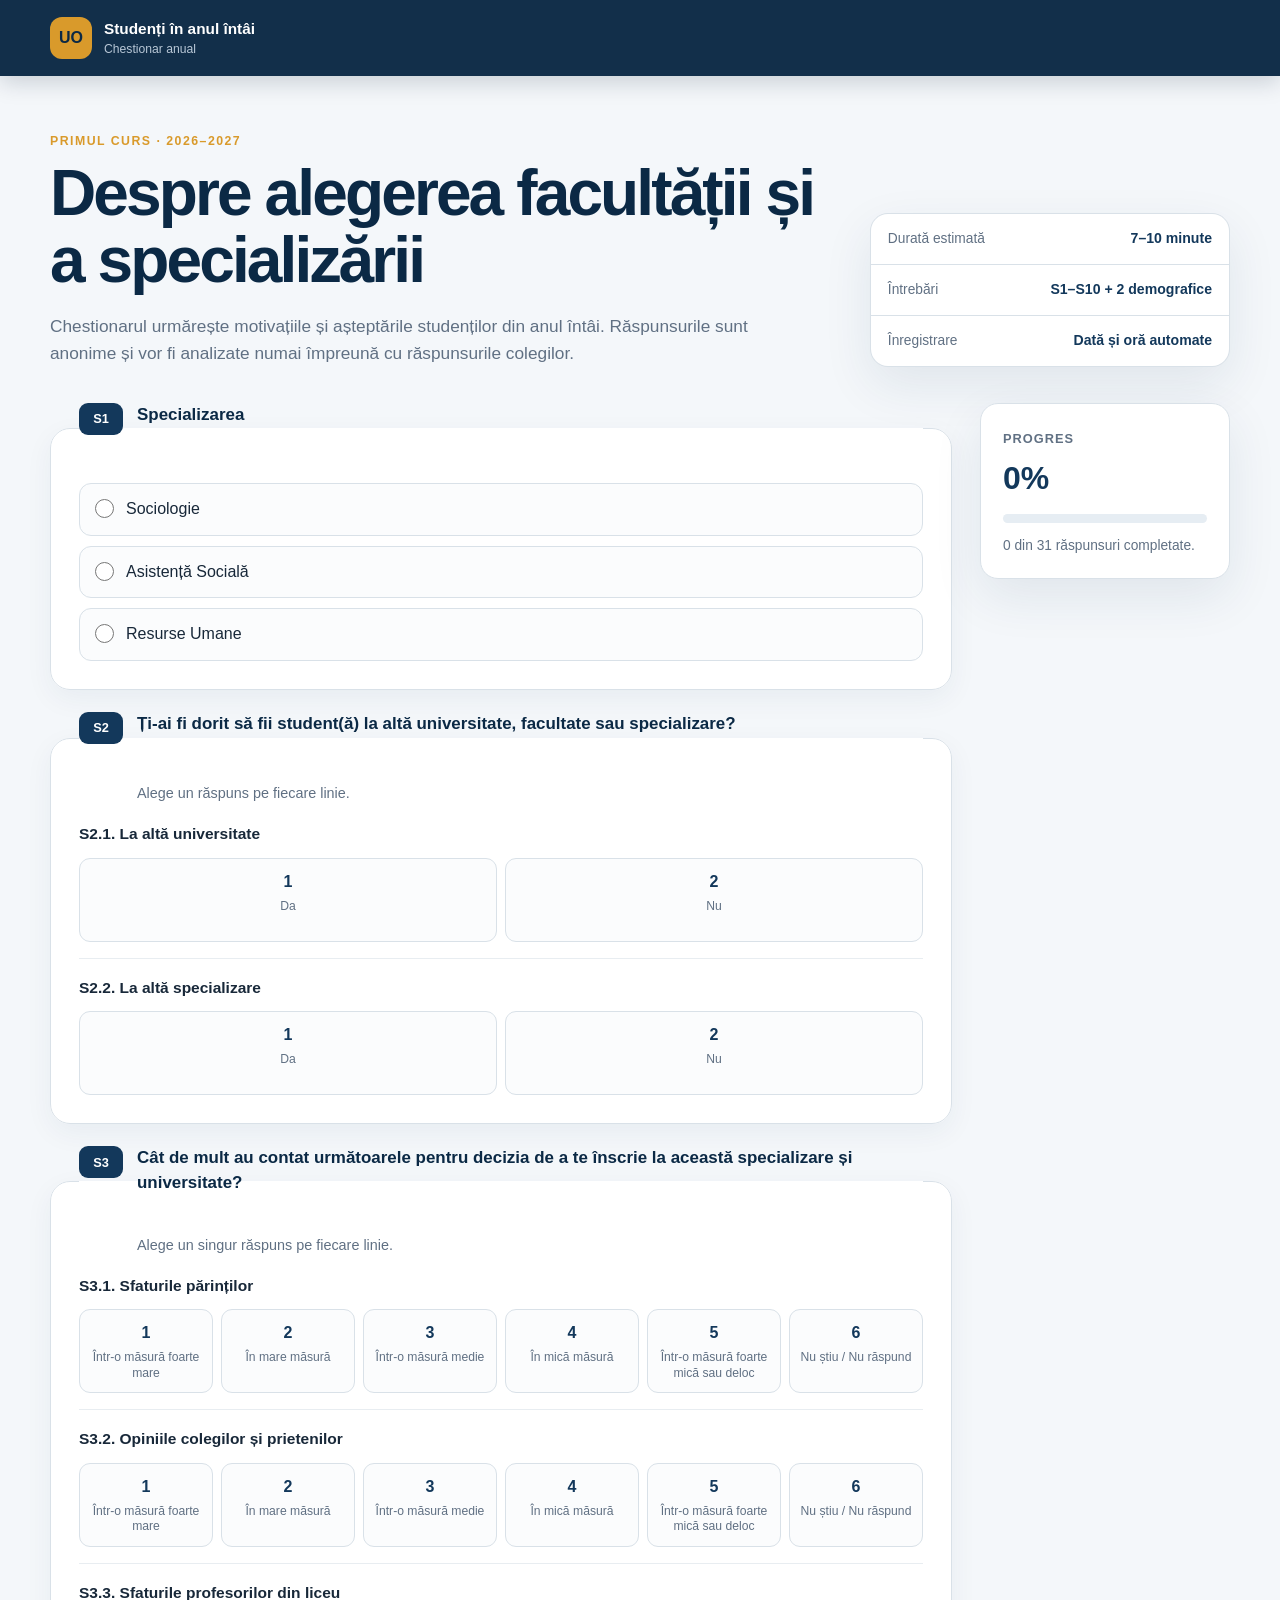
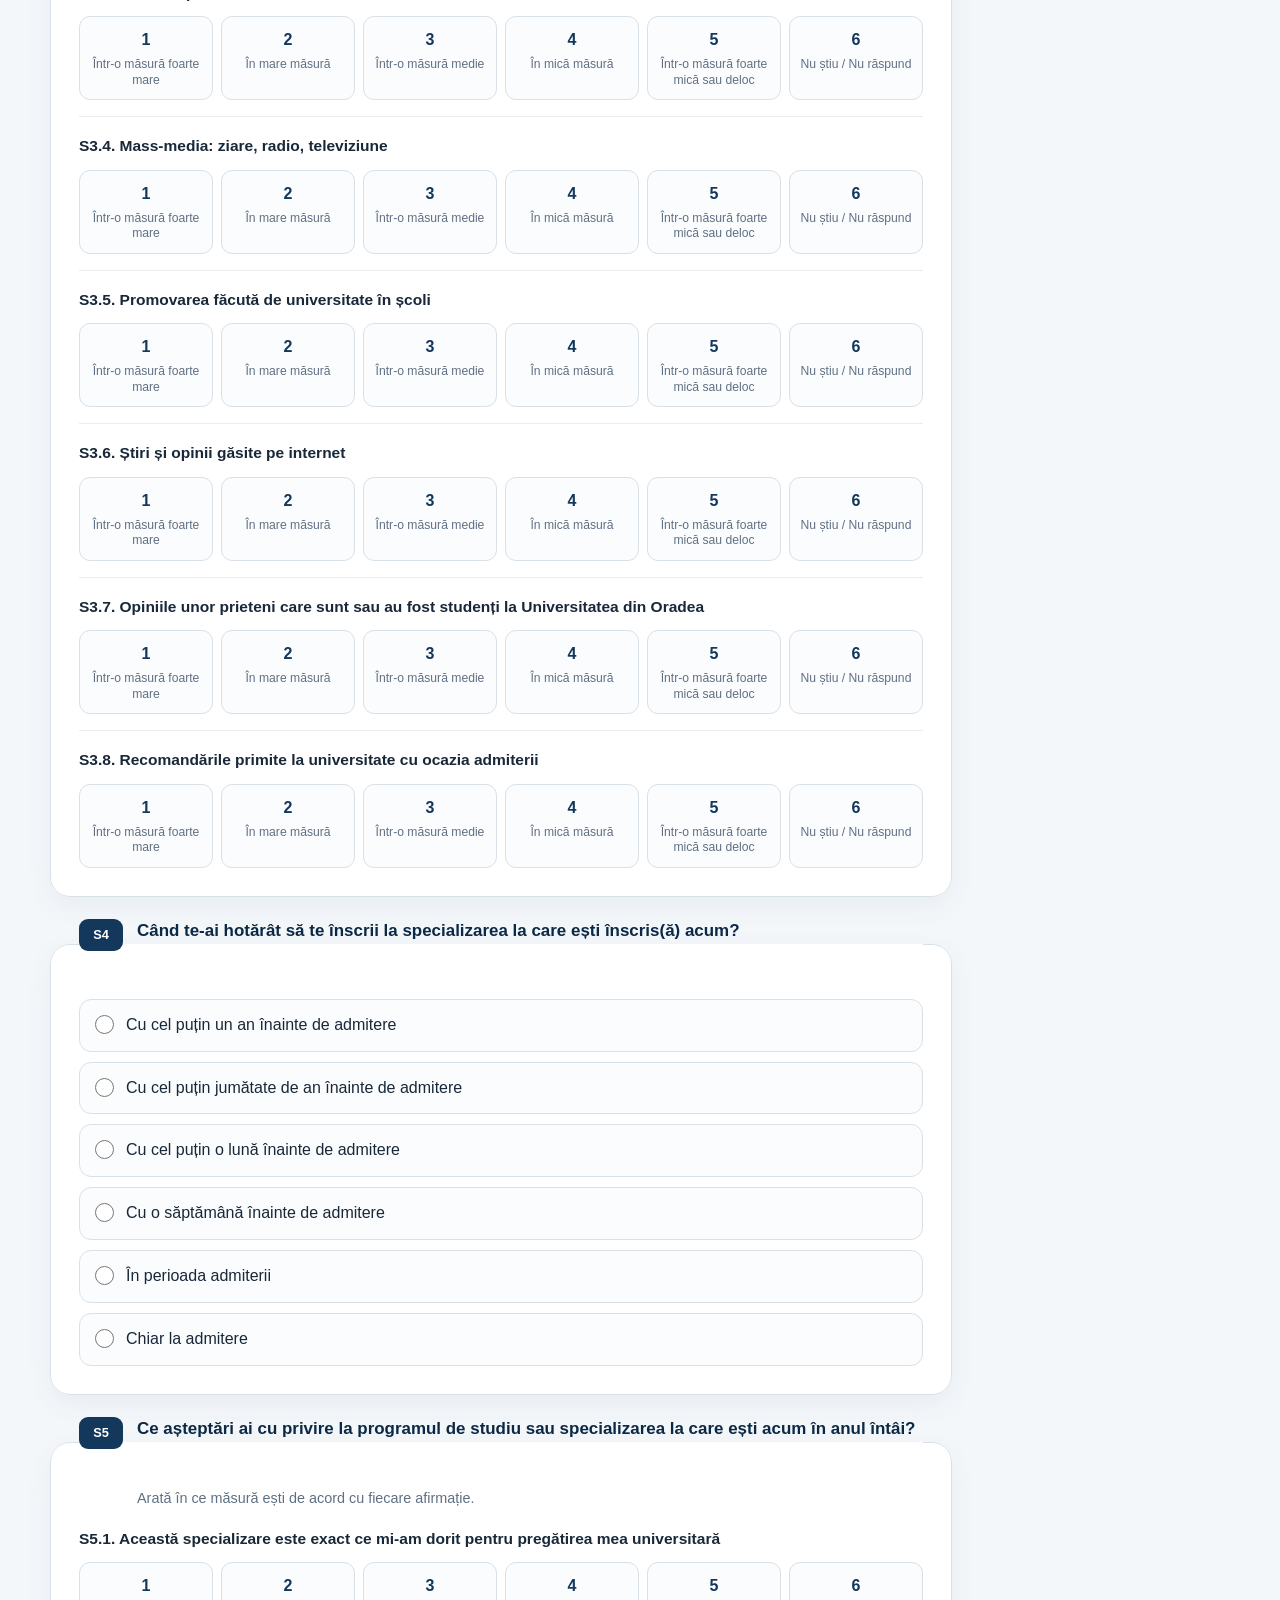
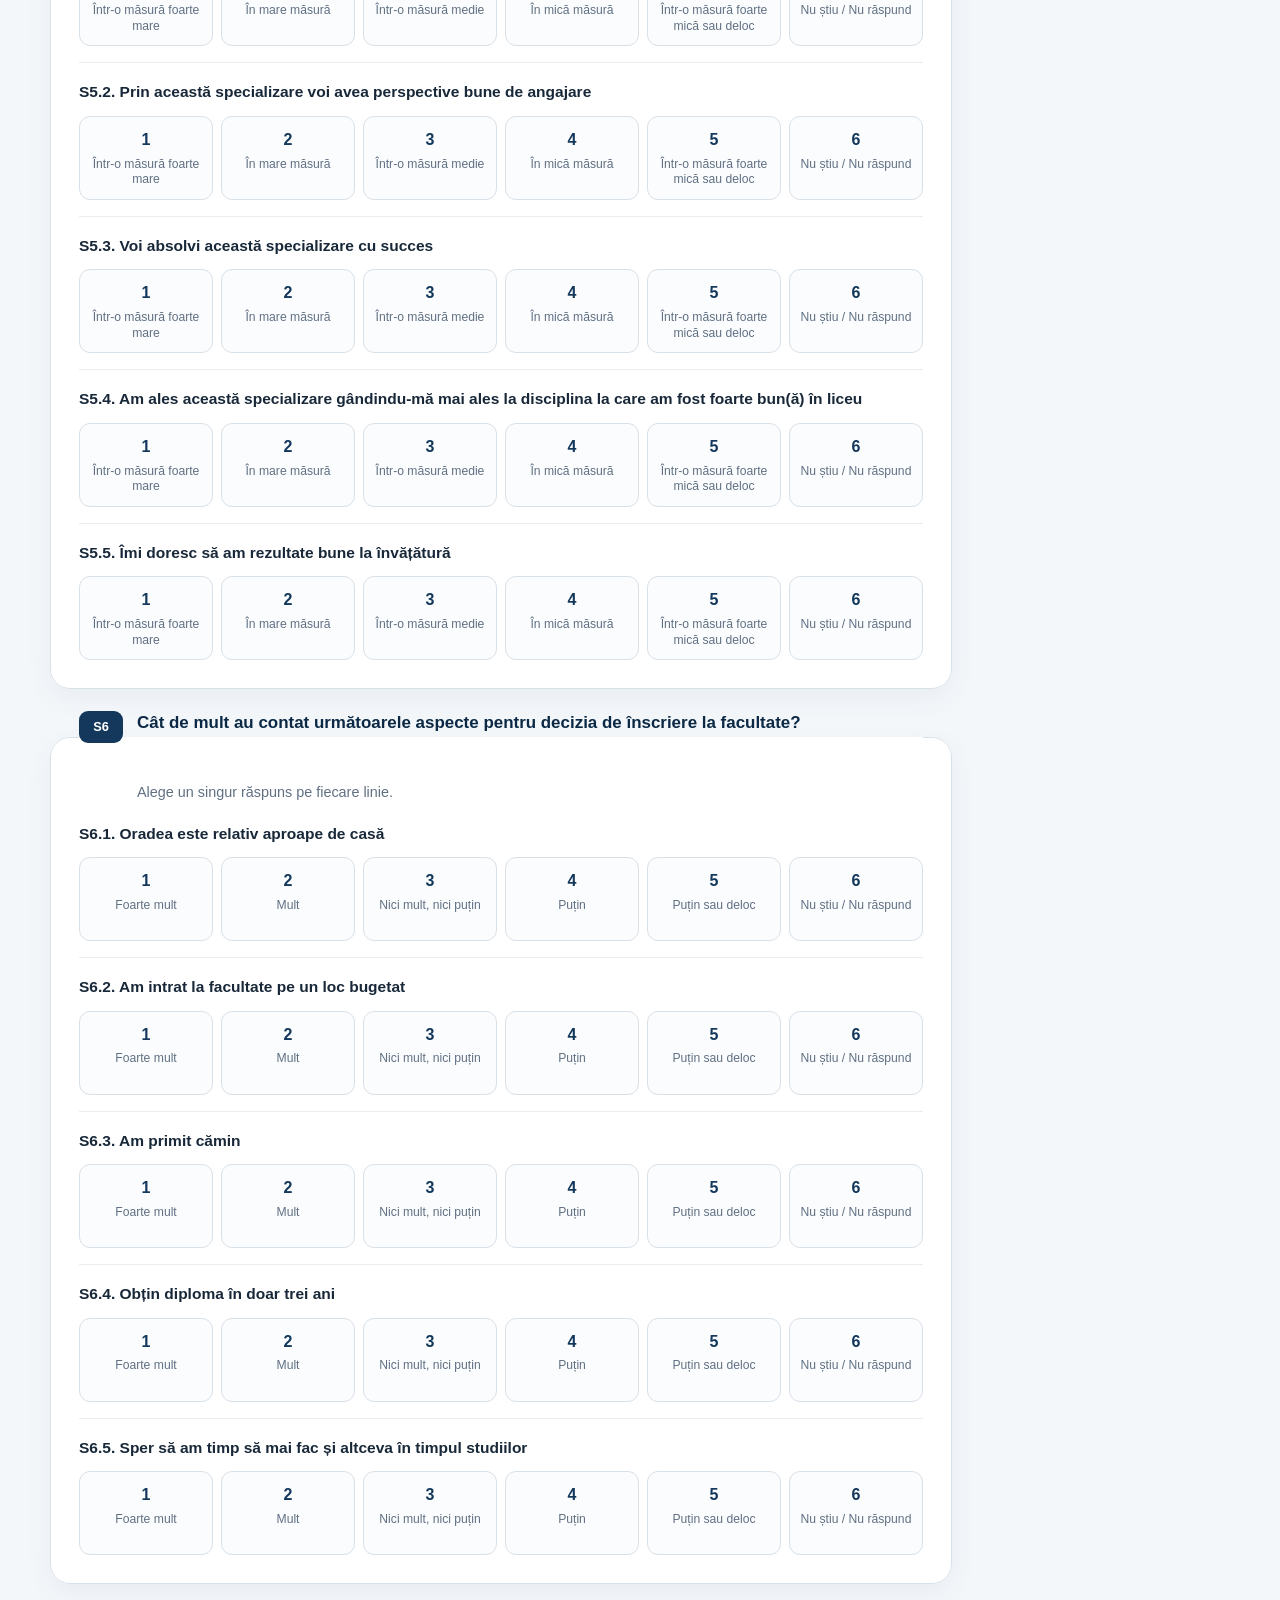
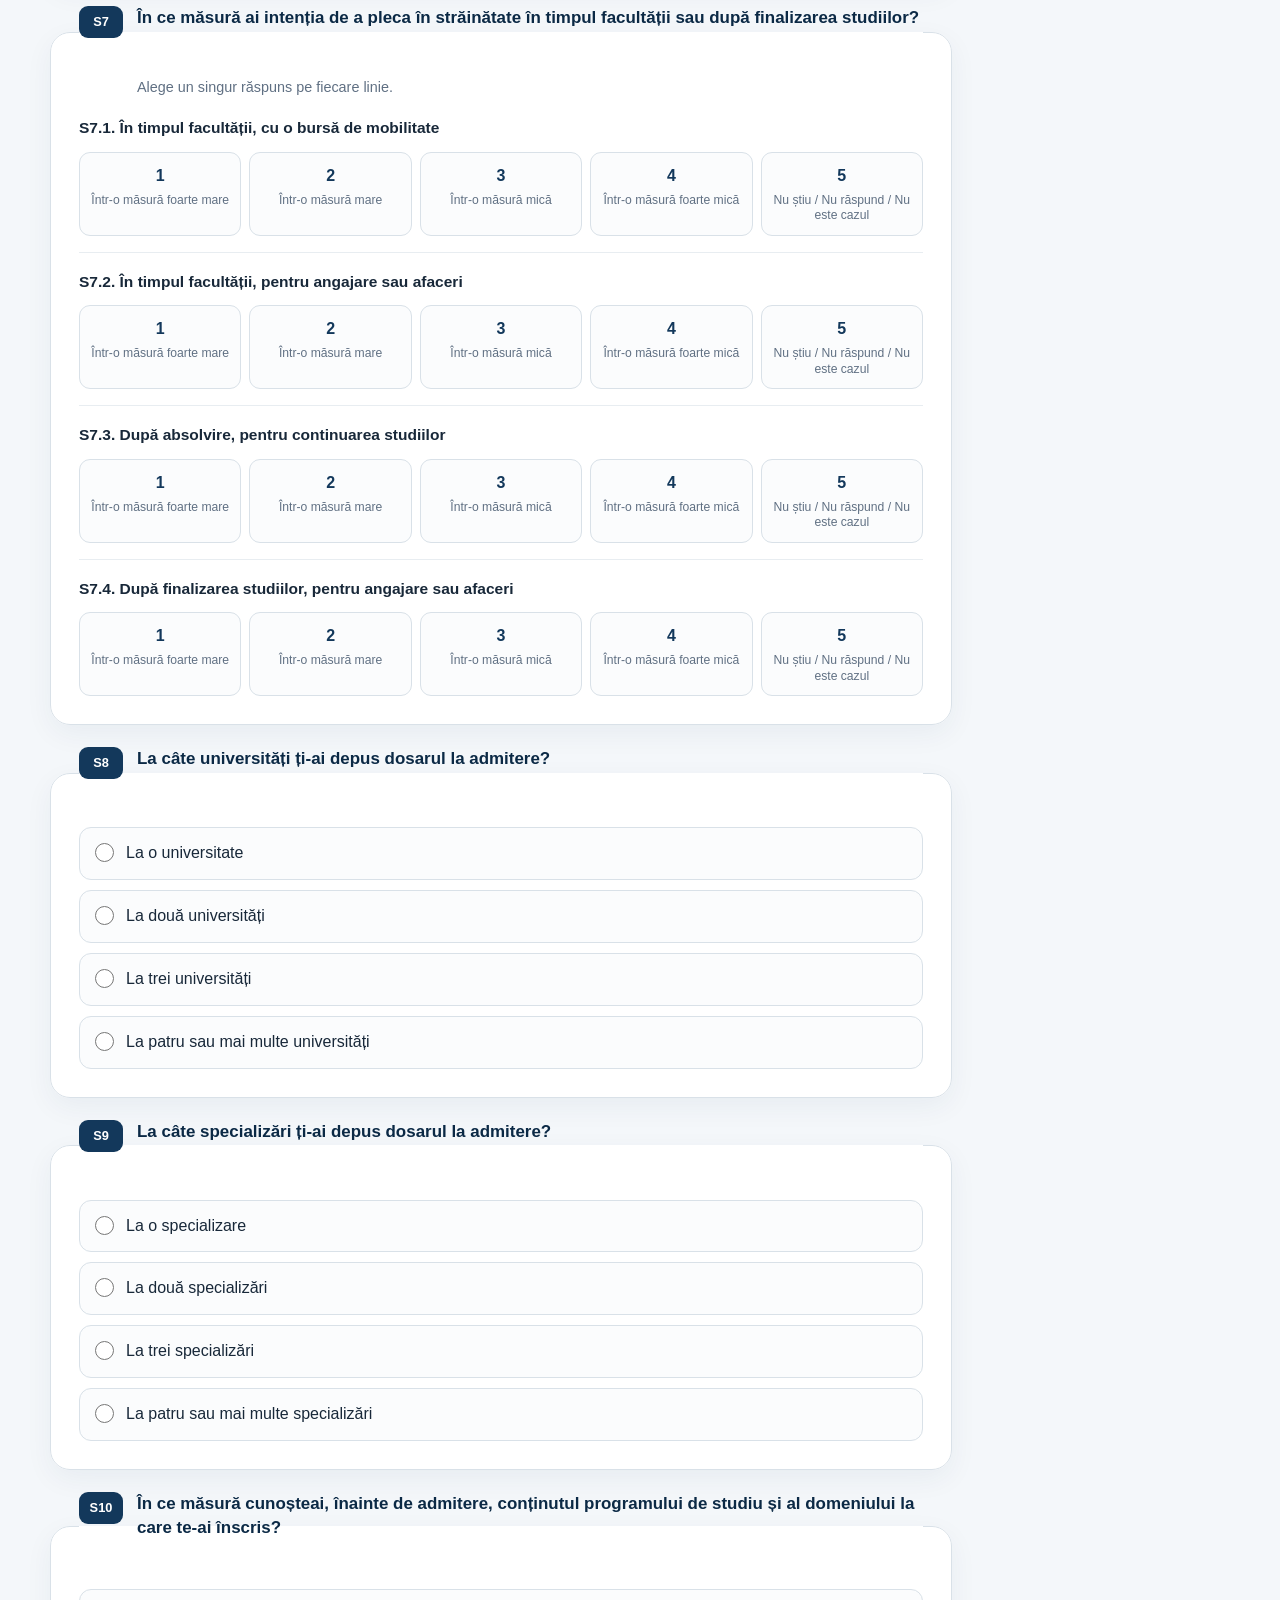
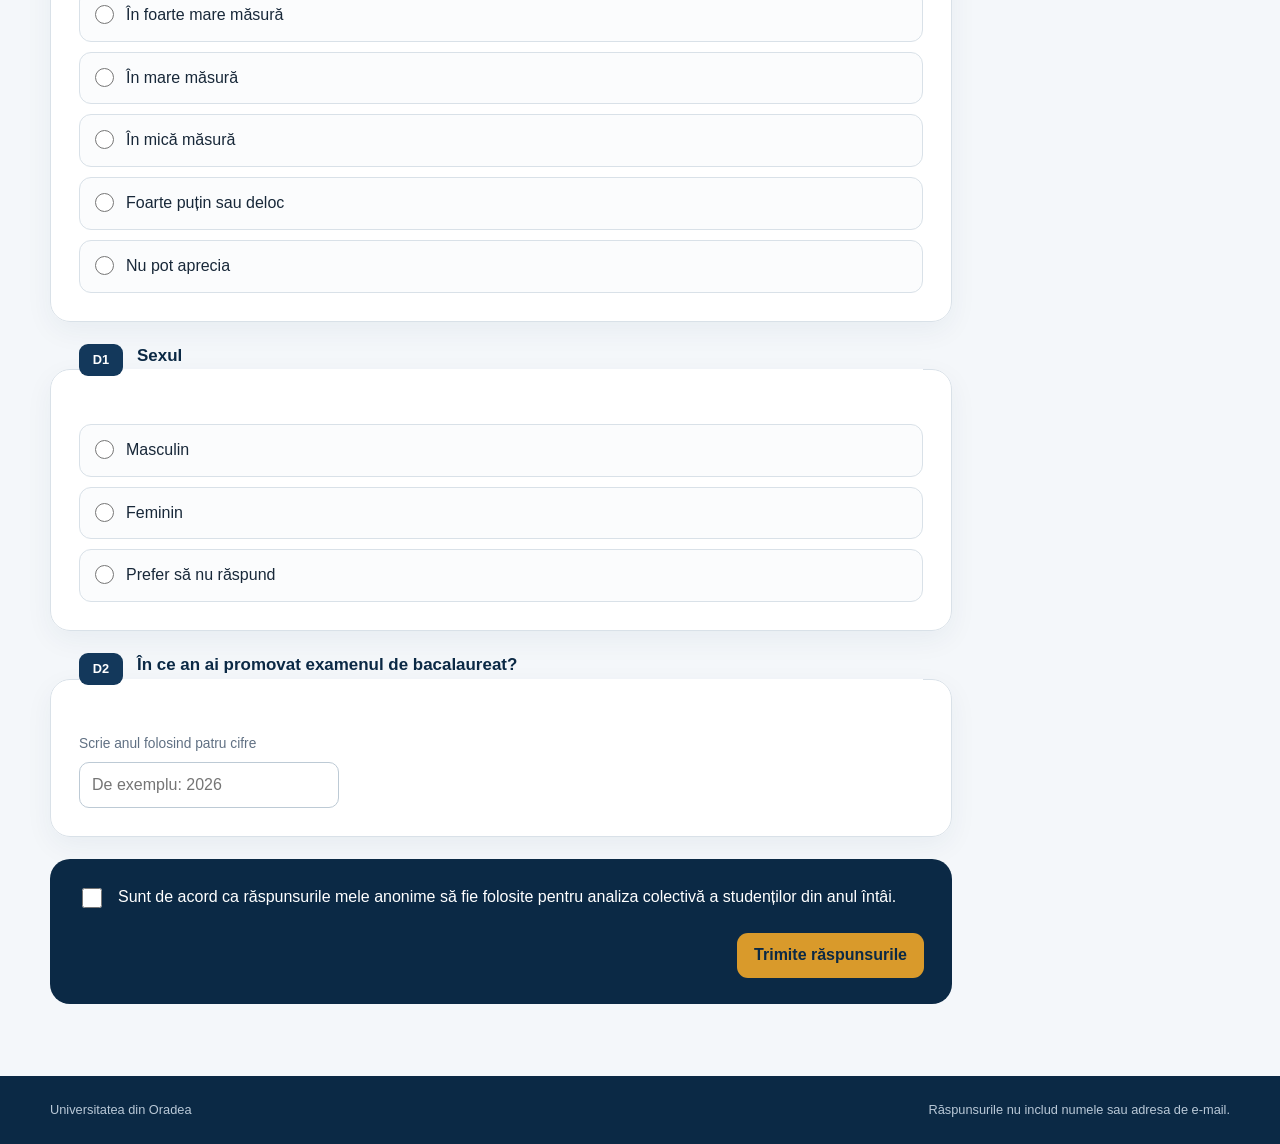
<file: chestionar-anul-1/index.html>
<!doctype html>
<html lang="ro">
<head>
  <meta charset="utf-8">
  <meta name="viewport" content="width=device-width, initial-scale=1">
  <meta name="description" content="Chestionar anual pentru studenții din anul întâi.">
  <meta name="robots" content="noindex, nofollow">
  <title>Chestionar pentru studenții din anul întâi</title>
  <link rel="icon" type="image/svg+xml" href="data:image/svg+xml,%3Csvg xmlns='http://www.w3.org/2000/svg' viewBox='0 0 64 64'%3E%3Crect width='64' height='64' rx='14' fill='%2313385b'/%3E%3Cpath d='M17 18h30v7H17zm0 13h20v7H17zm0 13h25v7H17z' fill='%23fff'/%3E%3Ccircle cx='47' cy='35' r='8' fill='%23e6ad42'/%3E%3C/svg%3E">
  <link rel="stylesheet" href="styles.css">
</head>
<body>
  <header class="site-header">
    <a class="brand" href="#chestionar" aria-label="Pagina chestionarului">
      <span class="brand-mark" aria-hidden="true">UO</span>
      <span><strong>Studenți în anul întâi</strong><small>Chestionar anual</small></span>
    </a>
  </header>

  <main>
    <section id="surveyView" class="view" aria-labelledby="surveyTitle">
      <div class="intro-grid">
        <div>
          <p class="eyebrow">Primul curs · <span data-cohort-label></span></p>
          <h1 id="surveyTitle">Despre alegerea facultății și a specializării</h1>
          <p class="lead">Chestionarul urmărește motivațiile și așteptările studenților din anul întâi. Răspunsurile sunt anonime și vor fi analizate numai împreună cu răspunsurile colegilor.</p>
        </div>
        <div class="intro-meta">
          <div><span>Durată estimată</span><strong>7–10 minute</strong></div>
          <div><span>Întrebări</span><strong>S1–S10 + 2 demografice</strong></div>
          <div><span>Înregistrare</span><strong>Dată și oră automate</strong></div>
        </div>
      </div>

      <div id="storageNotice" class="notice" hidden></div>

      <div id="surveyPanel" class="survey-layout">
        <form id="surveyForm" class="survey-form" novalidate>
          <div id="questions"></div>
          <div class="submit-panel">
            <label class="consent">
              <input type="checkbox" name="consent" required>
              <span>Sunt de acord ca răspunsurile mele anonime să fie folosite pentru analiza colectivă a studenților din anul întâi.</span>
            </label>
            <div class="submit-row">
              <p id="formStatus" class="form-status" role="alert"></p>
              <button class="button primary" type="submit" id="submitButton">Trimite răspunsurile</button>
            </div>
          </div>
          <label class="honeypot" aria-hidden="true">Nu completa acest câmp<input name="website" tabindex="-1" autocomplete="off"></label>
        </form>

        <aside class="progress-card" aria-label="Progresul completării">
          <span>Progres</span>
          <strong id="progressLabel">0%</strong>
          <div class="progress-track" aria-hidden="true"><div id="progressBar"></div></div>
          <p id="progressDetail">Începe cu prima întrebare.</p>
        </aside>
      </div>

      <section id="successPanel" class="success-panel" hidden aria-live="polite">
        <span class="success-icon" aria-hidden="true">✓</span>
        <p class="eyebrow">Răspuns înregistrat</p>
        <h2>Mulțumim pentru participare</h2>
        <p id="successTimestamp"></p>
        <button type="button" class="button secondary" id="newResponseButton">Completează un răspuns nou</button>
      </section>
    </section>

    <section id="dashboardView" class="view dashboard-view" hidden aria-labelledby="dashboardTitle">
      <div class="dashboard-head">
        <div>
          <p class="eyebrow">Rezultate agregate</p>
          <h1 id="dashboardTitle">Distribuția răspunsurilor</h1>
          <p class="lead">Selectează anul și indicatorul pe care vrei să îl analizezi. Dashboardul afișează numai totaluri, nu răspunsuri individuale.</p>
        </div>
        <button type="button" class="button secondary" id="refreshDashboard">Actualizează datele</button>
      </div>

      <div id="dashboardLogin" class="dashboard-login">
        <div>
          <h2>Acces la dashboard</h2>
          <p>Introdu cheia stabilită în Google Apps Script. Cheia nu este salvată în browser.</p>
        </div>
        <form id="dashboardLoginForm">
          <label for="dashboardKey">Cheie de acces</label>
          <div class="inline-input">
            <input id="dashboardKey" type="password" autocomplete="current-password" placeholder="Cheia dashboardului">
            <button class="button primary" type="submit">Încarcă rezultatele</button>
          </div>
          <p class="form-status" id="dashboardLoginStatus" role="alert"></p>
        </form>
      </div>

      <div id="dashboardContent" hidden>
        <div class="stats-grid">
          <article class="stat-card"><span>Răspunsuri afișate</span><strong id="responseCount">0</strong><small id="responseScope">Toți anii</small></article>
          <article class="stat-card"><span>Cea mai recentă completare</span><strong id="latestResponse">—</strong><small>data serverului</small></article>
          <article class="stat-card"><span>Cohorte înregistrate</span><strong id="cohortCount">0</strong><small>ani universitari</small></article>
        </div>

        <div class="dashboard-controls">
          <label>An universitar
            <select id="cohortFilter"><option value="">Toți anii</option></select>
          </label>
          <label>Întrebare sau afirmație
            <select id="variableFilter"></select>
          </label>
        </div>

        <article class="chart-card">
          <div class="chart-heading">
            <div>
              <p class="eyebrow" id="chartCode">S1</p>
              <h2 id="chartTitle">Specializarea</h2>
            </div>
            <span id="chartN">N = 0</span>
          </div>
          <div id="barChart" class="bar-chart" role="img" aria-label="Distribuția răspunsurilor"></div>
          <p id="chartEmpty" class="empty-state" hidden>Nu există răspunsuri pentru selecția curentă.</p>
        </article>

        <article class="cohort-card">
          <h2>Răspunsuri pe ani universitari</h2>
          <div id="cohortTable"></div>
        </article>
      </div>
    </section>
  </main>

  <footer>
    <span>Universitatea din Oradea</span>
    <span>Răspunsurile nu includ numele sau adresa de e-mail.</span>
  </footer>

  <script src="app.js"></script>
</body>
</html>
</file>
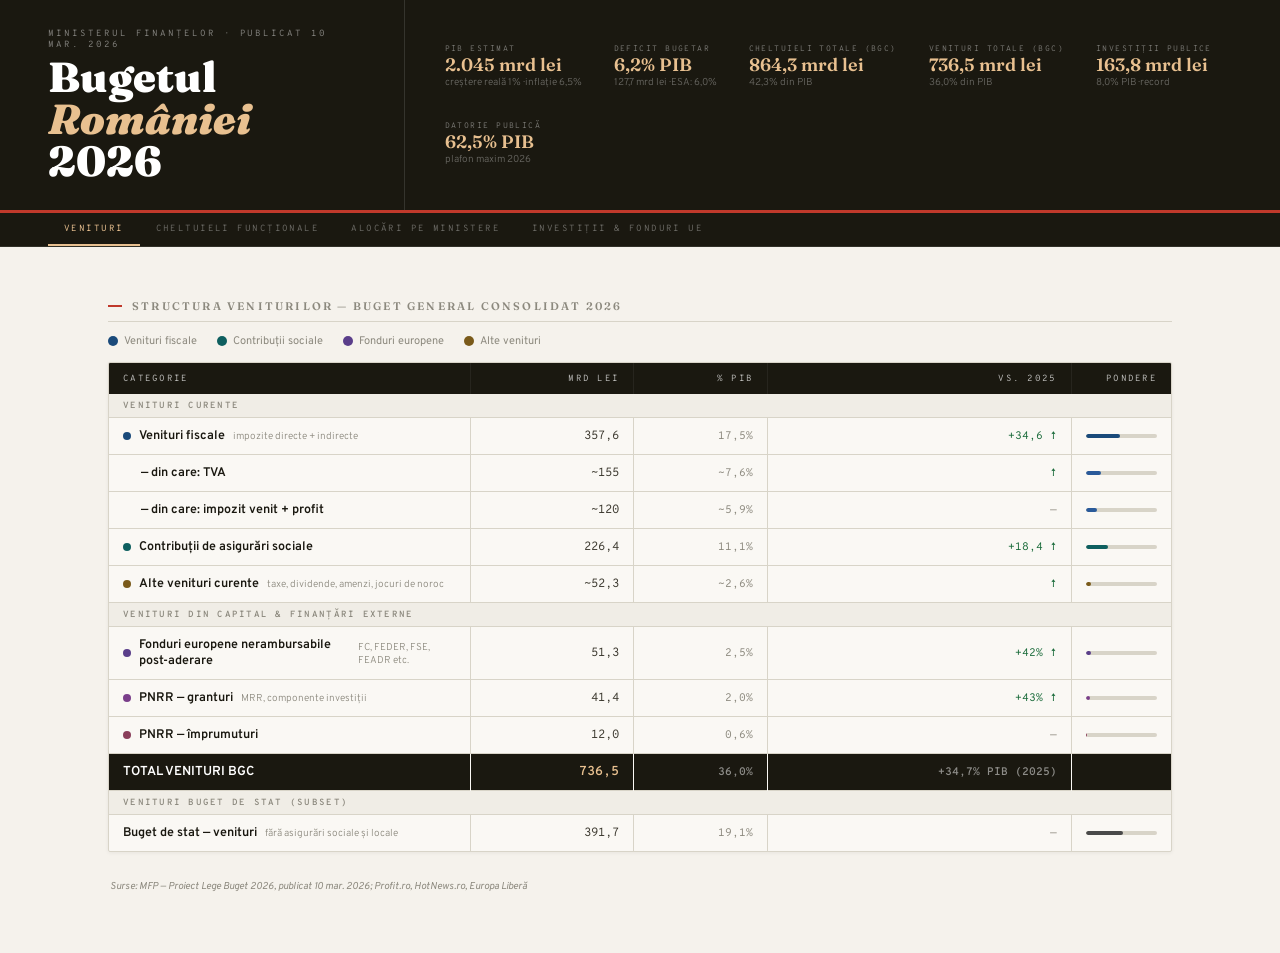
<file: buget_romania_2026.html>
<!DOCTYPE html>
<html lang="ro">
<head>
<meta charset="UTF-8">
<meta name="viewport" content="width=device-width, initial-scale=1.0">
<title>Bugetul României 2026 — Structură</title>
<link href="https://fonts.googleapis.com/css2?family=Fraunces:ital,wght@0,300;0,600;0,900;1,300;1,600&family=Overpass+Mono:wght@400;600&family=Overpass:wght@300;400;600&display=swap" rel="stylesheet">
<style>
:root {
  --bg:    #f5f2ec;
  --paper: #faf8f4;
  --ink:   #1a1810;
  --ink2:  #3d3a30;
  --muted: #8c897e;
  --rule:  #d8d4c8;
  --red:   #c0392b;
  --green: #1a6b3a;
  --amber: #b8670a;
  --blue:  #1a4a7a;
  --teal:  #0e5f5f;
  --acc:   #c0392b;
}

*, *::before, *::after { box-sizing: border-box; margin: 0; padding: 0; }

body {
  background: var(--bg);
  color: var(--ink);
  font-family: 'Overpass', sans-serif;
  font-size: 13px;
  min-height: 100vh;
  padding-bottom: 60px;
}

/* ── MASTHEAD ── */
.masthead {
  background: var(--ink);
  color: var(--bg);
  padding: 0 48px;
  display: flex;
  align-items: stretch;
  border-bottom: 3px solid var(--acc);
}
.masthead-left {
  border-right: 1px solid rgba(255,255,255,.12);
  padding: 28px 40px 28px 0;
  margin-right: 40px;
  display: flex;
  flex-direction: column;
  justify-content: center;
}
.masthead-flag {
  font-family: 'Overpass Mono', monospace;
  font-size: 9px;
  letter-spacing: .22em;
  text-transform: uppercase;
  color: rgba(255,255,255,.45);
  margin-bottom: 6px;
}
.masthead-title {
  font-family: 'Fraunces', serif;
  font-size: clamp(22px, 3.5vw, 42px);
  font-weight: 900;
  line-height: 1.0;
  color: #fff;
}
.masthead-title em {
  font-style: italic;
  color: #e8c090;
}
.masthead-right {
  padding: 24px 0;
  display: flex;
  flex-direction: column;
  justify-content: center;
  gap: 10px;
}
.kpi-row { display: flex; gap: 32px; flex-wrap: wrap; }
.kpi {
  display: flex;
  flex-direction: column;
  gap: 2px;
}
.kpi-lbl {
  font-family: 'Overpass Mono', monospace;
  font-size: 8px;
  letter-spacing: .18em;
  text-transform: uppercase;
  color: rgba(255,255,255,.4);
}
.kpi-val {
  font-family: 'Fraunces', serif;
  font-size: 18px;
  font-weight: 600;
  color: #e8c090;
  line-height: 1;
}
.kpi-sub {
  font-size: 10px;
  color: rgba(255,255,255,.35);
  font-weight: 300;
}

/* ── TABS ── */
.tab-bar {
  background: var(--ink);
  padding: 0 48px;
  display: flex;
  gap: 0;
  border-bottom: 1px solid rgba(255,255,255,.1);
}
.tab {
  font-family: 'Overpass Mono', monospace;
  font-size: 9px;
  letter-spacing: .16em;
  text-transform: uppercase;
  color: rgba(255,255,255,.35);
  padding: 10px 16px;
  cursor: pointer;
  border-bottom: 2px solid transparent;
  transition: all .15s;
}
.tab:hover { color: rgba(255,255,255,.7); }
.tab.active { color: #e8c090; border-bottom-color: #e8c090; }

/* ── CONTENT ── */
.content { max-width: 1160px; margin: 0 auto; padding: 36px 48px 0; }

.section-title {
  font-family: 'Fraunces', serif;
  font-size: 11px;
  font-weight: 600;
  letter-spacing: .2em;
  text-transform: uppercase;
  color: var(--muted);
  margin-bottom: 12px;
  padding-bottom: 8px;
  border-bottom: 1px solid var(--rule);
  display: flex;
  align-items: center;
  gap: 10px;
}
.section-title::before {
  content: '';
  display: inline-block;
  width: 14px;
  height: 2px;
  background: var(--acc);
}

/* ── TABLE ── */
.tbl-wrap {
  background: var(--paper);
  border: 1px solid var(--rule);
  border-radius: 2px;
  overflow: hidden;
  margin-bottom: 28px;
  box-shadow: 0 1px 4px rgba(0,0,0,.06);
}

table {
  width: 100%;
  border-collapse: collapse;
}

thead th {
  background: var(--ink);
  color: rgba(255,255,255,.7);
  font-family: 'Overpass Mono', monospace;
  font-size: 9px;
  letter-spacing: .14em;
  text-transform: uppercase;
  padding: 10px 14px;
  text-align: right;
  font-weight: 400;
  border-right: 1px solid rgba(255,255,255,.06);
}
thead th:first-child { text-align: left; }
thead th:last-child { border-right: none; }

tbody tr {
  border-bottom: 1px solid var(--rule);
  transition: background .1s;
  animation: rowIn .3s both;
}
tbody tr:last-child { border-bottom: none; }
tbody tr:hover { background: rgba(192,57,43,.04); }

@keyframes rowIn {
  from { opacity: 0; transform: translateX(-4px); }
  to   { opacity: 1; transform: translateX(0); }
}

td {
  padding: 10px 14px;
  vertical-align: middle;
  border-right: 1px solid var(--rule);
  font-weight: 400;
}
td:last-child { border-right: none; }

.td-name {
  font-weight: 600;
  color: var(--ink);
  font-size: 12.5px;
  display: flex;
  align-items: center;
  gap: 8px;
}
.td-sub {
  font-size: 10px;
  color: var(--muted);
  font-weight: 300;
  margin-top: 1px;
}
.cat-dot {
  width: 8px; height: 8px;
  border-radius: 50%;
  flex-shrink: 0;
}

.td-num {
  font-family: 'Overpass Mono', monospace;
  font-size: 12px;
  text-align: right;
  color: var(--ink2);
}
.td-pib {
  font-family: 'Overpass Mono', monospace;
  font-size: 11px;
  text-align: right;
  color: var(--muted);
}
.td-var {
  font-family: 'Overpass Mono', monospace;
  font-size: 11px;
  text-align: right;
}
.up   { color: var(--green); }
.down { color: var(--red); }
.neut { color: var(--muted); }

/* mini bar */
.td-bar { width: 100px; padding: 10px 14px; }
.bar-bg {
  background: var(--rule);
  height: 4px;
  border-radius: 2px;
  overflow: hidden;
}
.bar-fill {
  height: 100%;
  border-radius: 2px;
  transition: width .5s cubic-bezier(.4,0,.2,1);
}

/* group header rows */
tr.group-hdr td {
  background: #f0ede6;
  font-family: 'Overpass Mono', monospace;
  font-size: 9px;
  letter-spacing: .14em;
  text-transform: uppercase;
  color: var(--muted);
  padding: 6px 14px;
  font-weight: 600;
}

/* total row */
tr.total-row td {
  background: var(--ink);
  color: #fff;
  font-weight: 600;
  border-color: transparent;
}
tr.total-row .td-num { color: #e8c090; font-size: 13px; }
tr.total-row .td-pib { color: rgba(255,255,255,.5); }
tr.total-row .td-name { color: #fff; font-size: 13px; }
tr.total-row .td-var { color: rgba(255,255,255,.6); }

/* deficit row */
tr.deficit-row td {
  background: rgba(192,57,43,.08);
  border-top: 2px solid var(--acc);
}
tr.deficit-row .td-num { color: var(--red); font-weight: 700; font-size: 13px; }
tr.deficit-row .td-name { color: var(--red); font-weight: 700; }

/* tab panels */
.panel { display: none; }
.panel.active { display: block; }

/* note */
.note-strip {
  background: var(--paper);
  border: 1px solid var(--rule);
  border-left: 3px solid var(--amber);
  padding: 10px 16px;
  font-size: 10.5px;
  color: var(--muted);
  line-height: 1.7;
  margin-bottom: 28px;
}
.note-strip strong { color: var(--ink2); }

/* legend strip */
.legend {
  display: flex; gap: 20px; flex-wrap: wrap;
  margin-bottom: 14px;
}
.li { display: flex; align-items: center; gap: 6px; font-size: 11px; color: var(--muted); }
.ld { width: 10px; height: 10px; border-radius: 50%; flex-shrink: 0; }

/* source */
.source-line {
  font-size: 10px;
  color: var(--muted);
  font-style: italic;
  margin-top: 4px;
  padding: 0 2px;
}

@media (max-width: 768px) {
  .masthead, .tab-bar, .content { padding-left: 16px; padding-right: 16px; }
  .masthead { flex-direction: column; }
  .masthead-left { border-right: none; border-bottom: 1px solid rgba(255,255,255,.12); padding: 20px 0; margin-right: 0; margin-bottom: 16px; }
  .td-bar { display: none; }
}
</style>
</head>
<body>

<!-- MASTHEAD -->
<div class="masthead">
  <div class="masthead-left">
    <div class="masthead-flag">Ministerul Finanțelor · Publicat 10 mar. 2026</div>
    <div class="masthead-title">Bugetul<br><em>României</em><br>2026</div>
  </div>
  <div class="masthead-right">
    <div class="kpi-row">
      <div class="kpi">
        <div class="kpi-lbl">PIB estimat</div>
        <div class="kpi-val">2.045 mrd lei</div>
        <div class="kpi-sub">creștere reală 1% · inflație 6,5%</div>
      </div>
      <div class="kpi">
        <div class="kpi-lbl">Deficit bugetar</div>
        <div class="kpi-val">6,2% PIB</div>
        <div class="kpi-sub">127,7 mrd lei · ESA: 6,0%</div>
      </div>
      <div class="kpi">
        <div class="kpi-lbl">Cheltuieli totale (BGC)</div>
        <div class="kpi-val">864,3 mrd lei</div>
        <div class="kpi-sub">42,3% din PIB</div>
      </div>
      <div class="kpi">
        <div class="kpi-lbl">Venituri totale (BGC)</div>
        <div class="kpi-val">736,5 mrd lei</div>
        <div class="kpi-sub">36,0% din PIB</div>
      </div>
      <div class="kpi">
        <div class="kpi-lbl">Investiții publice</div>
        <div class="kpi-val">163,8 mrd lei</div>
        <div class="kpi-sub">8,0% PIB · record</div>
      </div>
      <div class="kpi">
        <div class="kpi-lbl">Datorie publică</div>
        <div class="kpi-val">62,5% PIB</div>
        <div class="kpi-sub">plafon maxim 2026</div>
      </div>
    </div>
  </div>
</div>

<!-- TABS -->
<div class="tab-bar">
  <div class="tab active" onclick="switchTab('venituri')">Venituri</div>
  <div class="tab" onclick="switchTab('cheltuieli')">Cheltuieli funcționale</div>
  <div class="tab" onclick="switchTab('ministere')">Alocări pe ministere</div>
  <div class="tab" onclick="switchTab('investitii')">Investiții & fonduri UE</div>
</div>

<!-- CONTENT -->
<div class="content">

<!-- ══ TAB 1: VENITURI ══ -->
<div class="panel active" id="panel-venituri">
  <br>
  <div class="section-title">Structura veniturilor — Buget General Consolidat 2026</div>
  <div class="legend">
    <div class="li"><div class="ld" style="background:#1a4a7a"></div>Venituri fiscale</div>
    <div class="li"><div class="ld" style="background:#0e5f5f"></div>Contribuții sociale</div>
    <div class="li"><div class="ld" style="background:#5a3e8a"></div>Fonduri europene</div>
    <div class="li"><div class="ld" style="background:#7a5a1a"></div>Alte venituri</div>
  </div>
  <div class="tbl-wrap">
    <table>
      <thead>
        <tr>
          <th style="width:34%">Categorie</th>
          <th>Mrd lei</th>
          <th>% PIB</th>
          <th>vs. 2025</th>
          <th class="td-bar">Pondere</th>
        </tr>
      </thead>
      <tbody>
        <tr class="group-hdr"><td colspan="5">Venituri curente</td></tr>
        <tr style="animation-delay:.05s">
          <td><div class="td-name"><span class="cat-dot" style="background:#1a4a7a"></span>Venituri fiscale<div class="td-sub">impozite directe + indirecte</div></div></td>
          <td class="td-num">357,6</td>
          <td class="td-pib">17,5%</td>
          <td class="td-var up">+34,6 ↑</td>
          <td class="td-bar"><div class="bar-bg"><div class="bar-fill" style="width:48%;background:#1a4a7a"></div></div></td>
        </tr>
        <tr style="animation-delay:.08s">
          <td><div class="td-name" style="padding-left:18px">— din care: TVA</div></td>
          <td class="td-num">~155</td>
          <td class="td-pib">~7,6%</td>
          <td class="td-var up">↑</td>
          <td class="td-bar"><div class="bar-bg"><div class="bar-fill" style="width:21%;background:#2a5a9a"></div></div></td>
        </tr>
        <tr style="animation-delay:.10s">
          <td><div class="td-name" style="padding-left:18px">— din care: impozit venit + profit</div></td>
          <td class="td-num">~120</td>
          <td class="td-pib">~5,9%</td>
          <td class="td-var neut">—</td>
          <td class="td-bar"><div class="bar-bg"><div class="bar-fill" style="width:16%;background:#2a5a9a"></div></div></td>
        </tr>
        <tr style="animation-delay:.12s">
          <td><div class="td-name"><span class="cat-dot" style="background:#0e5f5f"></span>Contribuții de asigurări sociale</div></td>
          <td class="td-num">226,4</td>
          <td class="td-pib">11,1%</td>
          <td class="td-var up">+18,4 ↑</td>
          <td class="td-bar"><div class="bar-bg"><div class="bar-fill" style="width:31%;background:#0e5f5f"></div></div></td>
        </tr>
        <tr style="animation-delay:.14s">
          <td><div class="td-name"><span class="cat-dot" style="background:#7a5a1a"></span>Alte venituri curente<div class="td-sub">taxe, dividende, amenzi, jocuri de noroc</div></div></td>
          <td class="td-num">~52,3</td>
          <td class="td-pib">~2,6%</td>
          <td class="td-var up">↑</td>
          <td class="td-bar"><div class="bar-bg"><div class="bar-fill" style="width:7%;background:#7a5a1a"></div></div></td>
        </tr>
        <tr class="group-hdr"><td colspan="5">Venituri din capital & finanțări externe</td></tr>
        <tr style="animation-delay:.16s">
          <td><div class="td-name"><span class="cat-dot" style="background:#5a3e8a"></span>Fonduri europene nerambursabile post-aderare<div class="td-sub">FC, FEDER, FSE, FEADR etc.</div></div></td>
          <td class="td-num">51,3</td>
          <td class="td-pib">2,5%</td>
          <td class="td-var up">+42% ↑</td>
          <td class="td-bar"><div class="bar-bg"><div class="bar-fill" style="width:7%;background:#5a3e8a"></div></div></td>
        </tr>
        <tr style="animation-delay:.18s">
          <td><div class="td-name"><span class="cat-dot" style="background:#7a3e8a"></span>PNRR — granturi<div class="td-sub">MRR, componente investiții</div></div></td>
          <td class="td-num">41,4</td>
          <td class="td-pib">2,0%</td>
          <td class="td-var up">+43% ↑</td>
          <td class="td-bar"><div class="bar-bg"><div class="bar-fill" style="width:6%;background:#7a3e8a"></div></div></td>
        </tr>
        <tr style="animation-delay:.20s">
          <td><div class="td-name"><span class="cat-dot" style="background:#8a3e5a"></span>PNRR — împrumuturi</div></td>
          <td class="td-num">12,0</td>
          <td class="td-pib">0,6%</td>
          <td class="td-var neut">—</td>
          <td class="td-bar"><div class="bar-bg"><div class="bar-fill" style="width:2%;background:#8a3e5a"></div></div></td>
        </tr>
        <tr class="total-row">
          <td><div class="td-name">TOTAL VENITURI BGC</div></td>
          <td class="td-num">736,5</td>
          <td class="td-pib">36,0%</td>
          <td class="td-var" style="color:rgba(255,255,255,.5)">+34,7% PIB (2025)</td>
          <td class="td-bar"></td>
        </tr>
        <tr class="group-hdr"><td colspan="5">Venituri buget de stat (subset)</td></tr>
        <tr style="animation-delay:.22s">
          <td><div class="td-name">Buget de stat — venituri<div class="td-sub">fără asigurări sociale și locale</div></div></td>
          <td class="td-num">391,7</td>
          <td class="td-pib">19,1%</td>
          <td class="td-var neut">—</td>
          <td class="td-bar"><div class="bar-bg"><div class="bar-fill" style="width:53%;background:#4a4a4a"></div></div></td>
        </tr>
      </tbody>
    </table>
  </div>
  <div class="source-line">Surse: MFP — Proiect Lege Buget 2026, publicat 10 mar. 2026; Profit.ro, HotNews.ro, Europa Liberă</div>
</div>

<!-- ══ TAB 2: CHELTUIELI FUNCȚIONALE ══ -->
<div class="panel" id="panel-cheltuieli">
  <br>
  <div class="note-strip">
    <strong>Notă de lectură:</strong> Cheltuielile sunt prezentate după clasificația funcțională (destinație economico-socială), nu după minister. Valorile ca % PIB permit compararea cu standardele europene.
  </div>
  <div class="section-title">Cheltuieli după destinație — BGC 2026</div>
  <div class="tbl-wrap">
    <table>
      <thead>
        <tr>
          <th style="width:34%">Funcție bugetară</th>
          <th>Mrd lei</th>
          <th>% PIB</th>
          <th>% PIB 2025</th>
          <th>Δ pp PIB</th>
          <th class="td-bar">Pondere</th>
        </tr>
      </thead>
      <tbody>
        <tr style="animation-delay:.04s">
          <td><div class="td-name"><span class="cat-dot" style="background:#7a1a1a"></span>Protecție socială<div class="td-sub">pensii CNPP + prestații sociale</div></div></td>
          <td class="td-num">~370</td>
          <td class="td-pib">18,1%</td>
          <td class="td-pib">~19,6%</td>
          <td class="td-var up">−1,5pp ↓</td>
          <td class="td-bar"><div class="bar-bg"><div class="bar-fill" style="width:85%;background:#7a1a1a"></div></div></td>
        </tr>
        <tr style="animation-delay:.06s">
          <td><div class="td-name" style="padding-left:18px">— din care: pensii (CNPP)</div></td>
          <td class="td-num">158,0</td>
          <td class="td-pib">7,7%</td>
          <td class="td-pib">—</td>
          <td class="td-var neut">—</td>
          <td class="td-bar"><div class="bar-bg"><div class="bar-fill" style="width:37%;background:#9a2a2a"></div></div></td>
        </tr>
        <tr style="animation-delay:.07s">
          <td><div class="td-name" style="padding-left:18px">— din care: asistență socială (Min. Muncii)</div></td>
          <td class="td-num">~250</td>
          <td class="td-pib">12,2%</td>
          <td class="td-pib">13,1%</td>
          <td class="td-var up">−0,9pp ↓</td>
          <td class="td-bar"><div class="bar-bg"><div class="bar-fill" style="width:58%;background:#9a3a3a"></div></div></td>
        </tr>
        <tr style="animation-delay:.09s">
          <td><div class="td-name"><span class="cat-dot" style="background:#1a4a1a"></span>Cheltuieli de personal (total stat)<div class="td-sub">salarii funcționari, magistrați, militari, educație</div></div></td>
          <td class="td-num">~167,7</td>
          <td class="td-pib">8,2%</td>
          <td class="td-pib">8,8%</td>
          <td class="td-var up">−0,6pp ↓</td>
          <td class="td-bar"><div class="bar-bg"><div class="bar-fill" style="width:39%;background:#1a4a1a"></div></div></td>
        </tr>
        <tr style="animation-delay:.11s">
          <td><div class="td-name"><span class="cat-dot" style="background:#1a3a6a"></span>Sănătate<div class="td-sub">CNAS + Min. Sănătate</div></div></td>
          <td class="td-num">~105,4</td>
          <td class="td-pib">~5,2%</td>
          <td class="td-pib">~5,5%</td>
          <td class="td-var up">−0,3pp ↓</td>
          <td class="td-bar"><div class="bar-bg"><div class="bar-fill" style="width:25%;background:#1a3a6a"></div></div></td>
        </tr>
        <tr style="animation-delay:.12s">
          <td><div class="td-name" style="padding-left:18px">— din care: CNAS</div></td>
          <td class="td-num">82,6</td>
          <td class="td-pib">4,0%</td>
          <td class="td-pib">—</td>
          <td class="td-var neut">—</td>
          <td class="td-bar"><div class="bar-bg"><div class="bar-fill" style="width:19%;background:#2a4a7a"></div></div></td>
        </tr>
        <tr style="animation-delay:.13s">
          <td><div class="td-name"><span class="cat-dot" style="background:#5a3a0a"></span>Educație<div class="td-sub">MEC + capitolul Învățământ</div></div></td>
          <td class="td-num">~62,0</td>
          <td class="td-pib">3,0%</td>
          <td class="td-pib">3,1%</td>
          <td class="td-var down">−0,1pp ↓</td>
          <td class="td-bar"><div class="bar-bg"><div class="bar-fill" style="width:15%;background:#5a3a0a"></div></div></td>
        </tr>
        <tr style="animation-delay:.15s">
          <td><div class="td-name"><span class="cat-dot" style="background:#4a0a0a"></span>Apărare națională<div class="td-sub">MAN; credite angajament: 112 mrd lei</div></div></td>
          <td class="td-num">49,3</td>
          <td class="td-pib">2,4%</td>
          <td class="td-pib">~2,1%</td>
          <td class="td-var down">+0,3pp ↑</td>
          <td class="td-bar"><div class="bar-bg"><div class="bar-fill" style="width:12%;background:#4a0a0a"></div></div></td>
        </tr>
        <tr style="animation-delay:.17s">
          <td><div class="td-name"><span class="cat-dot" style="background:#3a1a6a"></span>Transport și infrastructură<div class="td-sub">MTI; credite angajament: 109,9 mrd lei</div></div></td>
          <td class="td-num">42,0</td>
          <td class="td-pib">2,1%</td>
          <td class="td-pib">2,2%</td>
          <td class="td-var up">−0,1pp ↓</td>
          <td class="td-bar"><div class="bar-bg"><div class="bar-fill" style="width:10%;background:#3a1a6a"></div></div></td>
        </tr>
        <tr style="animation-delay:.18s">
          <td><div class="td-name"><span class="cat-dot" style="background:#c0392b"></span>Dobânzi datorie publică<div class="td-sub">cost finanțare deficit acumulat</div></div></td>
          <td class="td-num">60,8</td>
          <td class="td-pib">3,0%</td>
          <td class="td-pib">2,6%</td>
          <td class="td-var down">+0,4pp ↑</td>
          <td class="td-bar"><div class="bar-bg"><div class="bar-fill" style="width:14%;background:#c0392b"></div></div></td>
        </tr>
        <tr style="animation-delay:.19s">
          <td><div class="td-name"><span class="cat-dot" style="background:#0a4a4a"></span>Ordine publică & siguranță națională<div class="td-sub">MAI + servicii informații</div></div></td>
          <td class="td-num">~41,2</td>
          <td class="td-pib">~2,0%</td>
          <td class="td-pib">~1,9%</td>
          <td class="td-var down">+0,1pp ↑</td>
          <td class="td-bar"><div class="bar-bg"><div class="bar-fill" style="width:10%;background:#0a4a4a"></div></div></td>
        </tr>
        <tr style="animation-delay:.20s">
          <td><div class="td-name"><span class="cat-dot" style="background:#2a6a2a"></span>Agricultură<div class="td-sub">MADR; credite angajament: 43,7 mrd (+65%)</div></div></td>
          <td class="td-num">27,7</td>
          <td class="td-pib">1,4%</td>
          <td class="td-pib">1,3%</td>
          <td class="td-var down">+0,1pp ↑</td>
          <td class="td-bar"><div class="bar-bg"><div class="bar-fill" style="width:6%;background:#2a6a2a"></div></div></td>
        </tr>
        <tr style="animation-delay:.21s">
          <td><div class="td-name"><span class="cat-dot" style="background:#6a4a0a"></span>Energie<div class="td-sub">Min. Energiei; +268% față de 2025</div></div></td>
          <td class="td-num">19,7</td>
          <td class="td-pib">1,0%</td>
          <td class="td-pib">0,3%</td>
          <td class="td-var down">+0,7pp ↑</td>
          <td class="td-bar"><div class="bar-bg"><div class="bar-fill" style="width:5%;background:#6a4a0a"></div></div></td>
        </tr>
        <tr style="animation-delay:.22s">
          <td><div class="td-name"><span class="cat-dot" style="background:#1a6a6a"></span>Alte cheltuieli<div class="td-sub">justiție, administrație, autorități autonome etc.</div></div></td>
          <td class="td-num">~58,4</td>
          <td class="td-pib">~2,9%</td>
          <td class="td-pib">—</td>
          <td class="td-var neut">—</td>
          <td class="td-bar"><div class="bar-bg"><div class="bar-fill" style="width:14%;background:#1a6a6a"></div></div></td>
        </tr>
        <tr class="total-row">
          <td><div class="td-name">TOTAL CHELTUIELI BGC</div></td>
          <td class="td-num">864,3</td>
          <td class="td-pib">42,3%</td>
          <td class="td-pib">42,3% (2025)</td>
          <td class="td-var" style="color:rgba(255,255,255,.5)">stabil</td>
          <td class="td-bar"></td>
        </tr>
        <tr class="deficit-row">
          <td><div class="td-name">DEFICIT BGC (cash)</div></td>
          <td class="td-num">127,7</td>
          <td class="td-pib">6,2%</td>
          <td class="td-pib">7,6% (2025)</td>
          <td class="td-var down">−1,4pp ↓</td>
          <td class="td-bar"></td>
        </tr>
      </tbody>
    </table>
  </div>
  <div class="source-line">* Valorile marcate cu ~ sunt estimate/calculate pe baza datelor publicate. Surse: MFP, HotNews, Profit.ro, Edupedu, Europa Liberă — 10-11 mar. 2026.</div>
</div>

<!-- ══ TAB 3: MINISTERE ══ -->
<div class="panel" id="panel-ministere">
  <br>
  <div class="note-strip">
    <strong>Credite bugetare</strong> = plafon maxim de plăți efective în 2026. <strong>Credite de angajament</strong> = angajamente multianuale (contracte, proiecte cu finanțare pe mai mulți ani). Variația este față de execuția preliminată 2025.
  </div>
  <div class="section-title">Alocări pe ordonatori principali de credite — Buget de Stat 2026</div>
  <div class="tbl-wrap">
    <table>
      <thead>
        <tr>
          <th style="width:36%">Instituție / Minister</th>
          <th>Credite bugetare<br><span style="font-size:8px;opacity:.6">(mrd lei)</span></th>
          <th>Var. față<br>de 2025</th>
          <th>Credite angajament<br><span style="font-size:8px;opacity:.6">(mrd lei)</span></th>
          <th class="td-bar">Pondere CB</th>
        </tr>
      </thead>
      <tbody>
        <tr class="group-hdr"><td colspan="5">Protecție socială & sănătate</td></tr>
        <tr style="animation-delay:.03s">
          <td><div class="td-name"><span class="cat-dot" style="background:#7a1a1a"></span>Casa Națională de Pensii Publice<div class="td-sub">cea mai mare alocare din buget</div></div></td>
          <td class="td-num">158,0</td>
          <td class="td-var neut">~stabil</td>
          <td class="td-num">158,0</td>
          <td class="td-bar"><div class="bar-bg"><div class="bar-fill" style="width:100%;background:#7a1a1a"></div></div></td>
        </tr>
        <tr style="animation-delay:.05s">
          <td><div class="td-name"><span class="cat-dot" style="background:#9a2a2a"></span>Ministerul Muncii, Familiei, Tineretului<div class="td-sub">asistență socială, indemnizații</div></div></td>
          <td class="td-num">91,8</td>
          <td class="td-var up">−7,5%</td>
          <td class="td-num">—</td>
          <td class="td-bar"><div class="bar-bg"><div class="bar-fill" style="width:58%;background:#9a2a2a"></div></div></td>
        </tr>
        <tr style="animation-delay:.06s">
          <td><div class="td-name"><span class="cat-dot" style="background:#1a3a6a"></span>Casa Națională de Asigurări de Sănătate<div class="td-sub">medicamente, spitale, ambulatoriu</div></div></td>
          <td class="td-num">82,6</td>
          <td class="td-var neut">~stabil</td>
          <td class="td-num">—</td>
          <td class="td-bar"><div class="bar-bg"><div class="bar-fill" style="width:52%;background:#1a3a6a"></div></div></td>
        </tr>
        <tr style="animation-delay:.07s">
          <td><div class="td-name"><span class="cat-dot" style="background:#2a4a7a"></span>Ministerul Sănătății<div class="td-sub">investiții spitalicești, programe naționale</div></div></td>
          <td class="td-num">22,8</td>
          <td class="td-var down">−13% ↓</td>
          <td class="td-num">31,1</td>
          <td class="td-bar"><div class="bar-bg"><div class="bar-fill" style="width:14%;background:#2a4a7a"></div></div></td>
        </tr>
        <tr class="group-hdr"><td colspan="5">Educație, cercetare, cultură</td></tr>
        <tr style="animation-delay:.09s">
          <td><div class="td-name"><span class="cat-dot" style="background:#5a3a0a"></span>Ministerul Educației și Cercetării<div class="td-sub">3,03% PIB · sub media UE de 4,6%</div></div></td>
          <td class="td-num">64,7</td>
          <td class="td-var up">+5,78% ↑</td>
          <td class="td-num">65,2</td>
          <td class="td-bar"><div class="bar-bg"><div class="bar-fill" style="width:41%;background:#5a3a0a"></div></div></td>
        </tr>
        <tr class="group-hdr"><td colspan="5">Apărare, ordine publică, siguranță</td></tr>
        <tr style="animation-delay:.11s">
          <td><div class="td-name"><span class="cat-dot" style="background:#4a0a0a"></span>Ministerul Apărării Naționale<div class="td-sub">~2,4% PIB; credite angajament = 5 ani investiții</div></div></td>
          <td class="td-num">49,3</td>
          <td class="td-var down">+16% ↑</td>
          <td class="td-num">112,0</td>
          <td class="td-bar"><div class="bar-bg"><div class="bar-fill" style="width:31%;background:#4a0a0a"></div></div></td>
        </tr>
        <tr style="animation-delay:.12s">
          <td><div class="td-name"><span class="cat-dot" style="background:#0a4a4a"></span>Ministerul Afacerilor Interne</div></td>
          <td class="td-num">35,4</td>
          <td class="td-var down">+3,8% ↑</td>
          <td class="td-num">36,2</td>
          <td class="td-bar"><div class="bar-bg"><div class="bar-fill" style="width:22%;background:#0a4a4a"></div></div></td>
        </tr>
        <tr style="animation-delay:.13s">
          <td><div class="td-name"><span class="cat-dot" style="background:#2a0a0a"></span>Serviciul Român de Informații</div></td>
          <td class="td-num">5,2</td>
          <td class="td-var down">+13,8% ↑</td>
          <td class="td-num">—</td>
          <td class="td-bar"><div class="bar-bg"><div class="bar-fill" style="width:3%;background:#2a0a0a"></div></div></td>
        </tr>
        <tr style="animation-delay:.135s">
          <td><div class="td-name"><span class="cat-dot" style="background:#3a1a0a"></span>Serviciul de Informații Externe</div></td>
          <td class="td-num">0,81</td>
          <td class="td-var neut">~stabil</td>
          <td class="td-num">—</td>
          <td class="td-bar"><div class="bar-bg"><div class="bar-fill" style="width:1%;background:#3a1a0a"></div></div></td>
        </tr>
        <tr class="group-hdr"><td colspan="5">Infrastructură, economie, mediu</td></tr>
        <tr style="animation-delay:.14s">
          <td><div class="td-name"><span class="cat-dot" style="background:#3a1a6a"></span>Ministerul Transporturilor și Infrastructurii<div class="td-sub">credite angajament: 109,9 mrd lei</div></div></td>
          <td class="td-num">42,0</td>
          <td class="td-var up">−3,7% ↓</td>
          <td class="td-num">109,9</td>
          <td class="td-bar"><div class="bar-bg"><div class="bar-fill" style="width:27%;background:#3a1a6a"></div></div></td>
        </tr>
        <tr style="animation-delay:.15s">
          <td><div class="td-name"><span class="cat-dot" style="background:#6a4a0a"></span>Ministerul Energiei<div class="td-sub">+268% față de 2025 — tranziție energetică + investiții</div></div></td>
          <td class="td-num">19,7</td>
          <td class="td-var down">+268% ↑↑</td>
          <td class="td-num">10,2</td>
          <td class="td-bar"><div class="bar-bg"><div class="bar-fill" style="width:12%;background:#6a4a0a"></div></div></td>
        </tr>
        <tr style="animation-delay:.16s">
          <td><div class="td-name"><span class="cat-dot" style="background:#1a5a3a"></span>Ministerul Agriculturii și Dezvoltării Rurale</div></td>
          <td class="td-num">27,7</td>
          <td class="td-var down">+5% ↑</td>
          <td class="td-num">43,7</td>
          <td class="td-bar"><div class="bar-bg"><div class="bar-fill" style="width:18%;background:#1a5a3a"></div></div></td>
        </tr>
        <tr style="animation-delay:.17s">
          <td><div class="td-name"><span class="cat-dot" style="background:#1a4a5a"></span>Ministerul Dezvoltării, Lucrărilor Publice</div></td>
          <td class="td-num">22,8</td>
          <td class="td-var up">−20% ↓</td>
          <td class="td-num">39,2</td>
          <td class="td-bar"><div class="bar-bg"><div class="bar-fill" style="width:14%;background:#1a4a5a"></div></div></td>
        </tr>
        <tr style="animation-delay:.175s">
          <td><div class="td-name"><span class="cat-dot" style="background:#3a5a1a"></span>Min. Investițiilor și Proiectelor Europene<div class="td-sub">+72,3% față de 2025</div></div></td>
          <td class="td-num">12,6</td>
          <td class="td-var down">+72,3% ↑</td>
          <td class="td-num">17,8</td>
          <td class="td-bar"><div class="bar-bg"><div class="bar-fill" style="width:8%;background:#3a5a1a"></div></div></td>
        </tr>
        <tr style="animation-delay:.18s">
          <td><div class="td-name"><span class="cat-dot" style="background:#4a4a1a"></span>Min. Economiei, Digitalizării, Antreprenoriatului</div></td>
          <td class="td-num">3,7</td>
          <td class="td-var down">+59,4% ↑</td>
          <td class="td-num">3,9</td>
          <td class="td-bar"><div class="bar-bg"><div class="bar-fill" style="width:2%;background:#4a4a1a"></div></div></td>
        </tr>
        <tr class="group-hdr"><td colspan="5">Justiție, administrație, autorități</td></tr>
        <tr style="animation-delay:.19s">
          <td><div class="td-name"><span class="cat-dot" style="background:#2a2a6a"></span>Înalta Curte de Casație și Justiție<div class="td-sub">+49%; plata drepturilor salariale câștigate în instanță</div></div></td>
          <td class="td-num">5,0</td>
          <td class="td-var down">+49% ↑</td>
          <td class="td-num">—</td>
          <td class="td-bar"><div class="bar-bg"><div class="bar-fill" style="width:3%;background:#2a2a6a"></div></div></td>
        </tr>
        <tr style="animation-delay:.20s">
          <td><div class="td-name"><span class="cat-dot" style="background:#3a3a7a"></span>Ministerul Public (Parchet General)</div></td>
          <td class="td-num">2,8</td>
          <td class="td-var down">+65% ↑</td>
          <td class="td-num">—</td>
          <td class="td-bar"><div class="bar-bg"><div class="bar-fill" style="width:2%;background:#3a3a7a"></div></div></td>
        </tr>
        <tr style="animation-delay:.205s">
          <td><div class="td-name"><span class="cat-dot" style="background:#5a5a5a"></span>Secretariatul General al Guvernului</div></td>
          <td class="td-num">2,6</td>
          <td class="td-var neut">—</td>
          <td class="td-num">—</td>
          <td class="td-bar"><div class="bar-bg"><div class="bar-fill" style="width:2%;background:#5a5a5a"></div></div></td>
        </tr>
        <tr style="animation-delay:.21s">
          <td><div class="td-name"><span class="cat-dot" style="background:#3a3a3a"></span>Administrația Prezidențială</div></td>
          <td class="td-num">0,10</td>
          <td class="td-var neut">—</td>
          <td class="td-num">—</td>
          <td class="td-bar"><div class="bar-bg"><div class="bar-fill" style="width:0.1%;background:#3a3a3a"></div></div></td>
        </tr>
        <tr style="animation-delay:.215s">
          <td><div class="td-name"><span class="cat-dot" style="background:#4a4a4a"></span>Camera Deputaților</div></td>
          <td class="td-num">0,55</td>
          <td class="td-var neut">—</td>
          <td class="td-num">—</td>
          <td class="td-bar"><div class="bar-bg"><div class="bar-fill" style="width:0.4%;background:#4a4a4a"></div></div></td>
        </tr>
        <tr style="animation-delay:.22s">
          <td><div class="td-name"><span class="cat-dot" style="background:#4a4a4a"></span>Senatul României</div></td>
          <td class="td-num">0,28</td>
          <td class="td-var neut">+1,1%</td>
          <td class="td-num">—</td>
          <td class="td-bar"><div class="bar-bg"><div class="bar-fill" style="width:0.2%;background:#4a4a4a"></div></div></td>
        </tr>
        <tr class="total-row">
          <td><div class="td-name">TOTAL BUGET DE STAT — cheltuieli</div></td>
          <td class="td-num">527,4</td>
          <td class="td-var" style="color:rgba(255,255,255,.5)">25,8% PIB</td>
          <td class="td-num">712+</td>
          <td class="td-bar"></td>
        </tr>
        <tr class="deficit-row">
          <td><div class="td-name">DEFICIT buget de stat</div></td>
          <td class="td-num">135,7</td>
          <td class="td-var down">6,6% PIB</td>
          <td class="td-num">—</td>
          <td class="td-bar"></td>
        </tr>
      </tbody>
    </table>
  </div>
  <div class="source-line">Surse: MFP proiect buget 2026; HotNews, Ziarul Național, Profit.ro, Digi24, Edupedu — 10-11 mar. 2026. ↑ roșu = creștere cheltuieli; ↑ verde = scădere (economisire).</div>
</div>

<!-- ══ TAB 4: INVESTIȚII ══ -->
<div class="panel" id="panel-investitii">
  <br>
  <div class="section-title">Investiții publice și fonduri europene — 2026 (record)</div>
  <div class="tbl-wrap">
    <table>
      <thead>
        <tr>
          <th style="width:38%">Componentă</th>
          <th>Mrd lei</th>
          <th>% PIB</th>
          <th>vs. 2025</th>
          <th class="td-bar">Pondere din total investiții</th>
        </tr>
      </thead>
      <tbody>
        <tr class="group-hdr"><td colspan="5">Total investiții publice — structură</td></tr>
        <tr style="animation-delay:.04s">
          <td><div class="td-name"><span class="cat-dot" style="background:#5a3e8a"></span>Fonduri europene nerambursabile<div class="td-sub">FC, FEDER, FSE, FEADR — ~2/3 din total investiții</div></div></td>
          <td class="td-num">~110+</td>
          <td class="td-pib">~5,4%</td>
          <td class="td-var down">+~40% ↑↑</td>
          <td class="td-bar"><div class="bar-bg"><div class="bar-fill" style="width:67%;background:#5a3e8a"></div></div></td>
        </tr>
        <tr style="animation-delay:.06s">
          <td><div class="td-name" style="padding-left:18px">— din care: fonduri post-aderare (FC, FEDER etc.)</div></td>
          <td class="td-num">51,3</td>
          <td class="td-pib">2,5%</td>
          <td class="td-var down">+42% ↑</td>
          <td class="td-bar"><div class="bar-bg"><div class="bar-fill" style="width:31%;background:#6a4e9a"></div></div></td>
        </tr>
        <tr style="animation-delay:.08s">
          <td><div class="td-name" style="padding-left:18px">— din care: PNRR granturi</div></td>
          <td class="td-num">41,4</td>
          <td class="td-pib">2,0%</td>
          <td class="td-var down">+43% ↑</td>
          <td class="td-bar"><div class="bar-bg"><div class="bar-fill" style="width:25%;background:#7a5eaa"></div></div></td>
        </tr>
        <tr style="animation-delay:.10s">
          <td><div class="td-name" style="padding-left:18px">— din care: PNRR împrumuturi</div></td>
          <td class="td-num">12,0</td>
          <td class="td-pib">0,6%</td>
          <td class="td-var neut">—</td>
          <td class="td-bar"><div class="bar-bg"><div class="bar-fill" style="width:7%;background:#8a6eba"></div></div></td>
        </tr>
        <tr style="animation-delay:.12s">
          <td><div class="td-name"><span class="cat-dot" style="background:#1a4a7a"></span>Investiții din buget național<div class="td-sub">cofinanțare proiecte UE + investiții proprii</div></div></td>
          <td class="td-num">~53,8</td>
          <td class="td-pib">~2,6%</td>
          <td class="td-var down">+~10% ↑</td>
          <td class="td-bar"><div class="bar-bg"><div class="bar-fill" style="width:33%;background:#1a4a7a"></div></div></td>
        </tr>
        <tr class="total-row">
          <td><div class="td-name">TOTAL INVESTIȚII — record absolut</div></td>
          <td class="td-num">163,8</td>
          <td class="td-pib">8,0%</td>
          <td class="td-var" style="color:#e8c090">+25,6 mrd lei ↑</td>
          <td class="td-bar"></td>
        </tr>
        <tr class="group-hdr"><td colspan="5">Alocări pe destinații investiționale principale</td></tr>
        <tr style="animation-delay:.14s">
          <td><div class="td-name"><span class="cat-dot" style="background:#3a1a6a"></span>Infrastructură transport<div class="td-sub">autostrăzi, căi ferate, drumuri naționale</div></div></td>
          <td class="td-num">~55+</td>
          <td class="td-pib">~2,7%</td>
          <td class="td-var neut">incl. credite angajament 109,9 mrd</td>
          <td class="td-bar"><div class="bar-bg"><div class="bar-fill" style="width:34%;background:#3a1a6a"></div></div></td>
        </tr>
        <tr style="animation-delay:.15s">
          <td><div class="td-name"><span class="cat-dot" style="background:#0a5a4a"></span>Autorități locale<div class="td-sub">proiecte locale și regionale — ~2/3 din fonduri UE</div></div></td>
          <td class="td-num">86,4</td>
          <td class="td-pib">4,2%</td>
          <td class="td-var down">+7,4 mrd ↑</td>
          <td class="td-bar"><div class="bar-bg"><div class="bar-fill" style="width:53%;background:#0a5a4a"></div></div></td>
        </tr>
        <tr style="animation-delay:.16s">
          <td><div class="td-name" style="padding-left:18px">— TVA redistribuită local<div class="td-sub">județe, municipii, comune, drumuri locale</div></div></td>
          <td class="td-num">27,7</td>
          <td class="td-pib">1,4%</td>
          <td class="td-var neut">—</td>
          <td class="td-bar"><div class="bar-bg"><div class="bar-fill" style="width:17%;background:#1a6a5a"></div></div></td>
        </tr>
        <tr style="animation-delay:.17s">
          <td><div class="td-name"><span class="cat-dot" style="background:#4a0a0a"></span>Apărare — investiții și dotări<div class="td-sub">credite angajament = 112 mrd lei (programe multianuale)</div></div></td>
          <td class="td-num">~20+</td>
          <td class="td-pib">~1,0%</td>
          <td class="td-var down">+16% ↑</td>
          <td class="td-bar"><div class="bar-bg"><div class="bar-fill" style="width:12%;background:#4a0a0a"></div></div></td>
        </tr>
        <tr style="animation-delay:.18s">
          <td><div class="td-name"><span class="cat-dot" style="background:#2a4a2a"></span>Infrastructură spitalicească & PNRR sănătate<div class="td-sub">termen limită finalizare proiecte: aug. 2026</div></div></td>
          <td class="td-num">~15</td>
          <td class="td-pib">~0,7%</td>
          <td class="td-var neut">—</td>
          <td class="td-bar"><div class="bar-bg"><div class="bar-fill" style="width:9%;background:#2a4a2a"></div></div></td>
        </tr>
        <tr style="animation-delay:.19s">
          <td><div class="td-name"><span class="cat-dot" style="background:#6a4a0a"></span>Energie, eficiență energetică, mobilitate urbană<div class="td-sub">tranziție verde; Min. Energiei +268%</div></div></td>
          <td class="td-num">~18</td>
          <td class="td-pib">~0,9%</td>
          <td class="td-var down">+268% ↑↑</td>
          <td class="td-bar"><div class="bar-bg"><div class="bar-fill" style="width:11%;background:#6a4a0a"></div></div></td>
        </tr>
        <tr class="group-hdr"><td colspan="5">Context: restanțe PNRR de atras până în 2026</td></tr>
        <tr style="animation-delay:.20s">
          <td><div class="td-name"><span class="cat-dot" style="background:#c0392b"></span>Fonduri PNRR neîncasate de la CE<div class="td-sub">termen critic: finalizare investiții aug. 2026</div></div></td>
          <td class="td-num">>10 mrd €</td>
          <td class="td-pib">~5% PIB</td>
          <td class="td-var down">risc pierdere ↑</td>
          <td class="td-bar"><div class="bar-bg"><div class="bar-fill" style="width:30%;background:#c0392b66"></div></div></td>
        </tr>
      </tbody>
    </table>
  </div>
  <div class="note-strip" style="margin-top:16px">
    <strong>2026 = an de sprint pentru fonduri europene.</strong> Bugetul tratează 2026 ca un an de maximizare a absorbției — ordonatorii de credite pot realoca rapid între capitole pentru a nu pierde fonduri europene. Autostrada Moldovei, spitale regionale, proiecte de eficiență energetică și infrastructură de mobilitate urbană sunt principalele proiecte cu termen scadent august 2026.
  </div>
  <div class="source-line">Surse: MFP proiect buget 2026; HotNews, Profit.ro, Europa Liberă — 10-11 mar. 2026. Valorile marcate cu ~ sunt estimate pe baza datelor parțiale disponibile.</div>
</div>

</div><!-- /content -->

<script>
function switchTab(name) {
  document.querySelectorAll('.tab').forEach(t => t.classList.remove('active'));
  document.querySelectorAll('.panel').forEach(p => p.classList.remove('active'));
  event.target.classList.add('active');
  document.getElementById('panel-' + name).classList.add('active');
  // re-trigger row animations
  document.querySelectorAll('#panel-' + name + ' tbody tr').forEach((r, i) => {
    r.style.animation = 'none';
    r.offsetHeight;
    r.style.animation = '';
    r.style.animationDelay = (i * 0.025) + 's';
  });
}
</script>
</body>
</html>
</file>
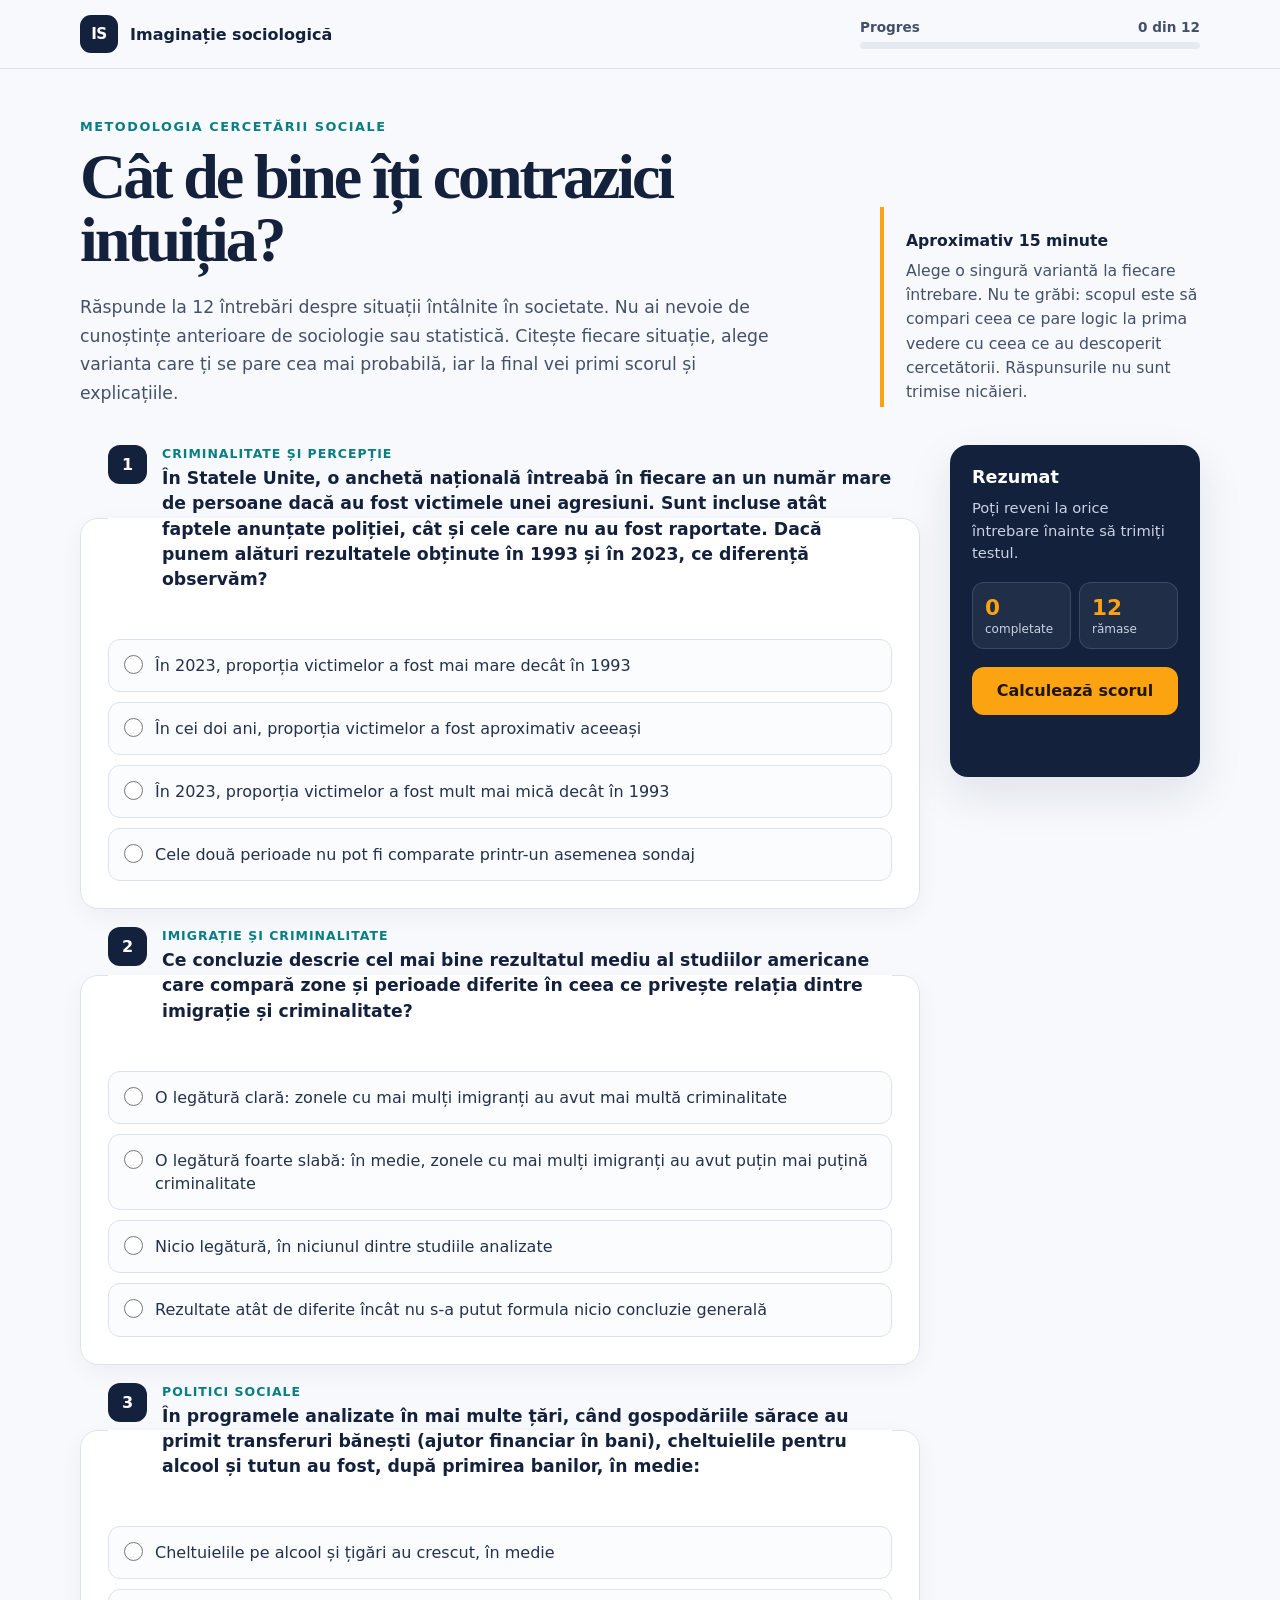
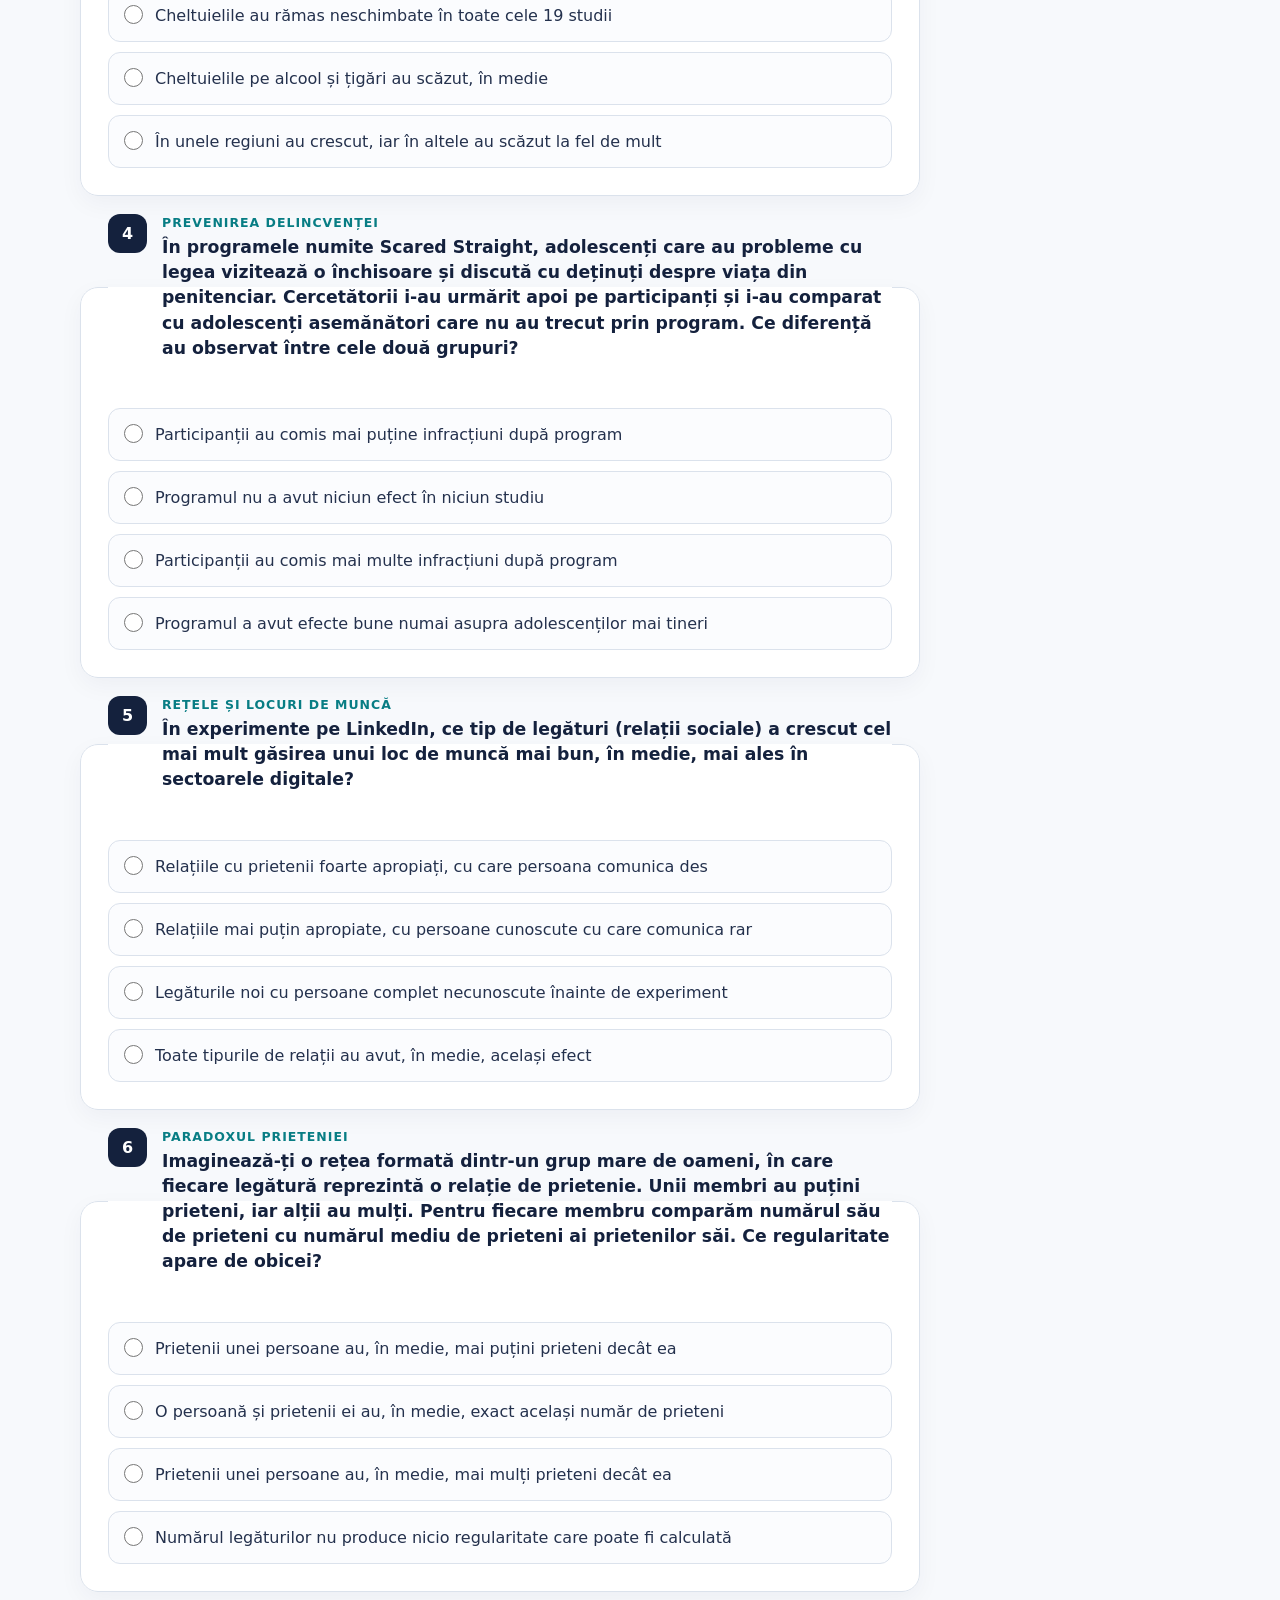
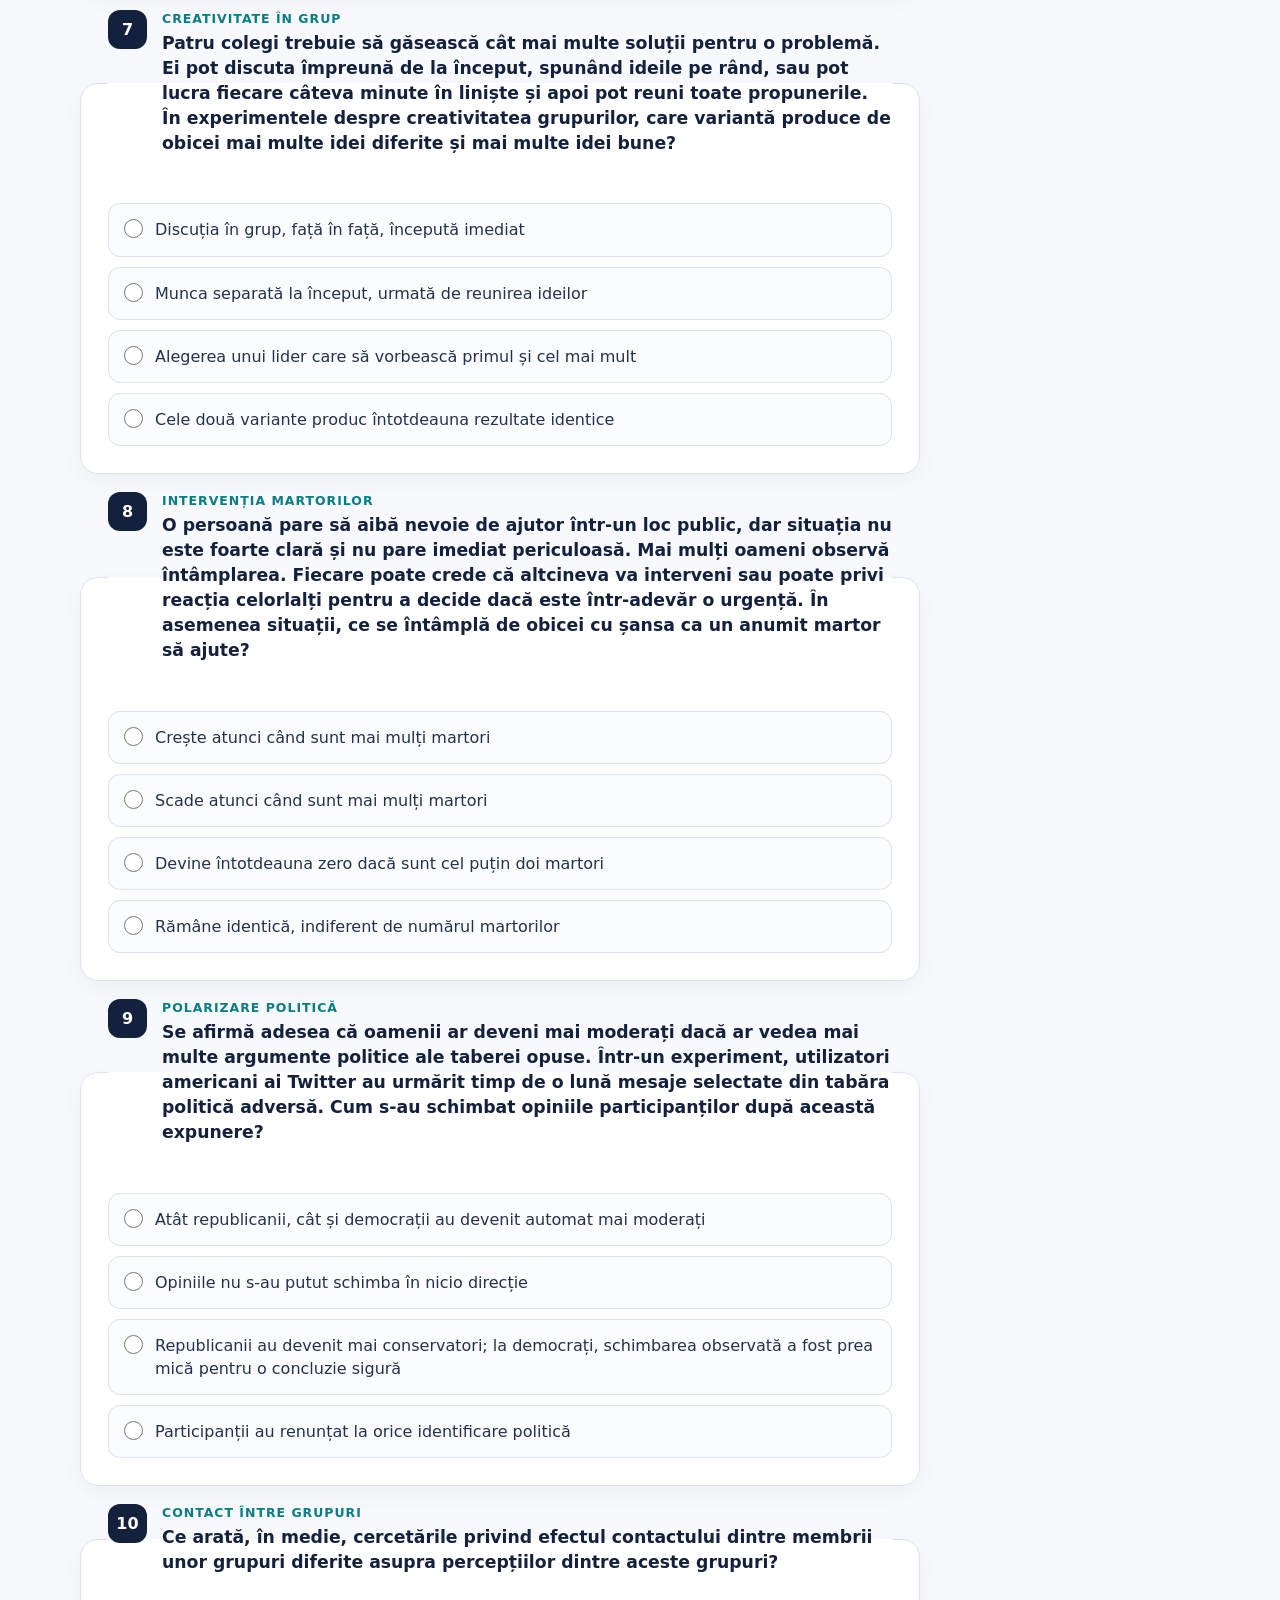
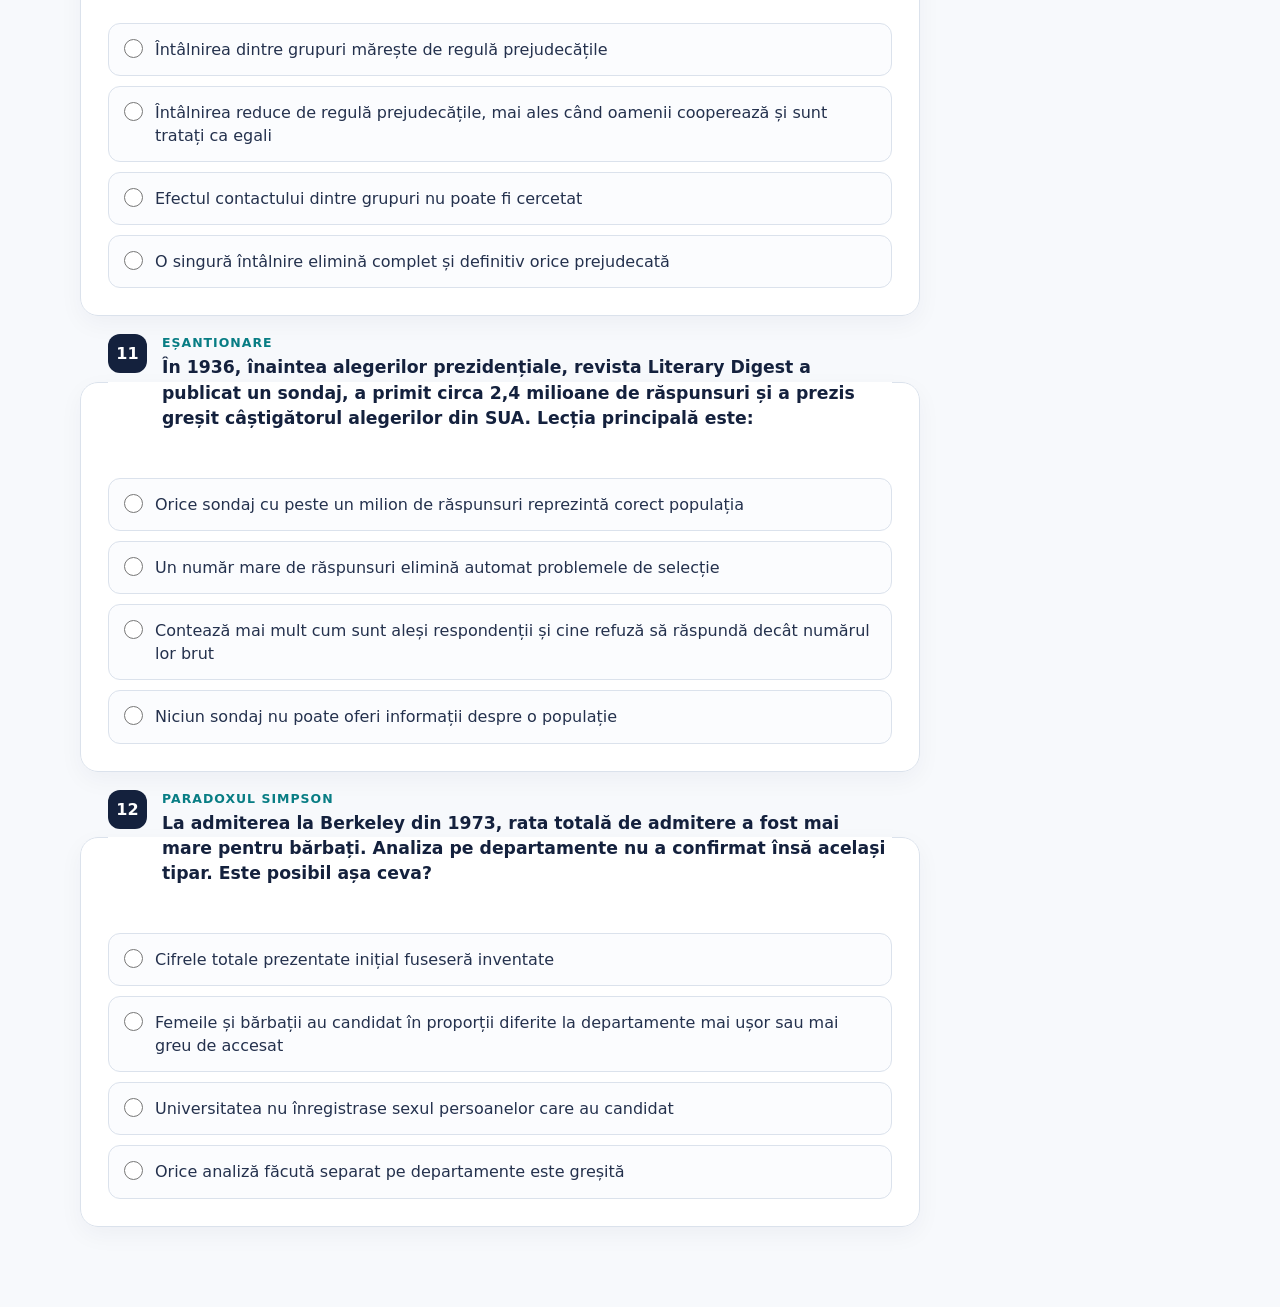
<file: imaginatie_sociologica.html>
<!doctype html>
<html lang="ro">
<head>
  <meta charset="utf-8">
  <meta name="viewport" content="width=device-width, initial-scale=1">
  <meta name="description" content="Test interactiv despre rezultate contraintuitive în societate pentru studenți din anul I la științe sociale.">
  <meta name="theme-color" content="#14213d">
  <title>Test de imaginație sociologică</title>
  <link rel="icon" type="image/svg+xml" href="data:image/svg+xml,%3Csvg xmlns='http://www.w3.org/2000/svg' viewBox='0 0 64 64'%3E%3Crect width='64' height='64' rx='14' fill='%2314213d'/%3E%3Ccircle cx='22' cy='22' r='7' fill='%236ce5e8'/%3E%3Ccircle cx='43' cy='20' r='5' fill='%23fca311'/%3E%3Ccircle cx='34' cy='43' r='8' fill='%23fff'/%3E%3Cpath d='M26 25l5 11m8-12l-3 11M27 21h11' stroke='%23fff' stroke-width='3' stroke-linecap='round'/%3E%3C/svg%3E">
  <style>
    :root {
      --ink: #14213d;
      --ink-soft: #44506a;
      --paper: #f7f9fc;
      --surface: #ffffff;
      --line: #dbe2ec;
      --cyan: #15b9c2;
      --cyan-soft: #e4f8f9;
      --orange: #fca311;
      --orange-soft: #fff3d9;
      --success: #13795b;
      --success-soft: #e6f6f0;
      --error: #b42318;
      --error-soft: #fff0ee;
      --shadow: 0 18px 45px rgba(20, 33, 61, 0.10);
      font-family: Inter, ui-sans-serif, system-ui, -apple-system, BlinkMacSystemFont, "Segoe UI", sans-serif;
      color: var(--ink);
      background: var(--paper);
      font-synthesis: none;
    }

    * { box-sizing: border-box; }
    html { scroll-behavior: smooth; }
    body { margin: 0; min-height: 100vh; background: var(--paper); }
    button, input { font: inherit; }
    button { cursor: pointer; }
    a { color: inherit; }

    .topbar {
      position: sticky;
      top: 0;
      z-index: 20;
      background: rgba(247, 249, 252, 0.94);
      border-bottom: 1px solid var(--line);
      backdrop-filter: blur(12px);
    }

    .topbar-inner {
      width: min(1120px, calc(100% - 32px));
      min-height: 68px;
      margin: 0 auto;
      display: flex;
      align-items: center;
      justify-content: space-between;
      gap: 24px;
    }

    .brand { display: flex; align-items: center; gap: 12px; font-weight: 780; }
    .brand-mark {
      width: 38px;
      height: 38px;
      display: grid;
      place-items: center;
      color: white;
      border-radius: 11px;
      background: var(--ink);
      font-size: 0.95rem;
      letter-spacing: -0.03em;
    }

    .progress-area { min-width: min(340px, 45vw); }
    .progress-label {
      display: flex;
      justify-content: space-between;
      gap: 10px;
      margin-bottom: 7px;
      color: var(--ink-soft);
      font-size: 0.85rem;
      font-weight: 650;
    }
    .progress-track { height: 7px; overflow: hidden; border-radius: 999px; background: #e5eaf1; }
    .progress-fill { width: 0; height: 100%; border-radius: inherit; background: var(--cyan); transition: width 220ms ease; }

    .shell {
      width: min(1120px, calc(100% - 32px));
      margin: 0 auto;
      padding: 50px 0 80px;
    }

    .intro {
      display: grid;
      grid-template-columns: minmax(0, 1fr) minmax(260px, 0.42fr);
      gap: 38px;
      align-items: end;
      margin-bottom: 38px;
    }

    .eyebrow {
      margin: 0 0 12px;
      color: #087d84;
      font-size: 0.8rem;
      font-weight: 800;
      letter-spacing: 0.12em;
      text-transform: uppercase;
    }

    h1 {
      max-width: 780px;
      margin: 0;
      font-family: Georgia, "Times New Roman", serif;
      font-size: clamp(2.45rem, 5vw, 4.8rem);
      line-height: 0.98;
      letter-spacing: -0.048em;
    }

    .lede {
      max-width: 700px;
      margin: 22px 0 0;
      color: var(--ink-soft);
      font-size: 1.08rem;
      line-height: 1.65;
    }

    .intro-note {
      margin: 0;
      padding: 22px 0 3px 22px;
      border-left: 4px solid var(--orange);
      color: var(--ink-soft);
      font-size: 0.98rem;
      line-height: 1.55;
    }
    .intro-note strong { display: block; margin-bottom: 5px; color: var(--ink); }

    .layout { display: grid; grid-template-columns: minmax(0, 1fr) 250px; gap: 30px; align-items: start; }
    .quiz { display: grid; gap: 18px; }

    fieldset {
      min-width: 0;
      margin: 0;
      padding: 27px;
      border: 1px solid var(--line);
      border-radius: 18px;
      background: var(--surface);
      box-shadow: 0 8px 24px rgba(20, 33, 61, 0.045);
      scroll-margin-top: 94px;
    }
    fieldset:focus-within { border-color: #79cfd4; box-shadow: 0 0 0 4px rgba(21, 185, 194, 0.11); }
    fieldset.unanswered { border-color: #ef8f87; box-shadow: 0 0 0 4px rgba(180, 35, 24, 0.09); }

    legend { width: 100%; padding: 0; }
    .question-head { display: flex; gap: 15px; align-items: flex-start; }
    .number {
      flex: 0 0 39px;
      width: 39px;
      height: 39px;
      display: grid;
      place-items: center;
      border-radius: 12px;
      background: var(--ink);
      color: white;
      font-weight: 800;
    }
    .category { display: block; margin: 1px 0 5px; color: #087d84; font-size: 0.78rem; font-weight: 800; letter-spacing: 0.08em; text-transform: uppercase; }
    .question-text { display: block; max-width: 760px; font-size: 1.08rem; font-weight: 720; line-height: 1.45; }

    .options { display: grid; gap: 10px; margin-top: 20px; }
    .option {
      position: relative;
      display: flex;
      align-items: flex-start;
      gap: 12px;
      padding: 14px 15px;
      border: 1px solid var(--line);
      border-radius: 12px;
      background: #fbfcfe;
      color: #24314d;
      line-height: 1.45;
      transition: border-color 150ms ease, background 150ms ease, transform 150ms ease;
    }
    .option:hover { border-color: #91cdd1; transform: translateY(-1px); }
    .option:has(input:checked) { border-color: var(--cyan); background: var(--cyan-soft); }
    .option input { width: 19px; height: 19px; margin: 1px 0 0; accent-color: var(--cyan); flex: 0 0 auto; }

    .side {
      position: sticky;
      top: 96px;
      padding: 22px;
      border-radius: 18px;
      background: var(--ink);
      color: white;
      box-shadow: var(--shadow);
    }
    .side h2 { margin: 0 0 10px; font-size: 1.1rem; }
    .side p { margin: 0 0 18px; color: #c9d2e3; font-size: 0.92rem; line-height: 1.5; }
    .mini-stats { display: grid; grid-template-columns: 1fr 1fr; gap: 8px; margin-bottom: 18px; }
    .mini-stat { padding: 12px; border: 1px solid rgba(255,255,255,.13); border-radius: 12px; background: rgba(255,255,255,.06); }
    .mini-stat b { display: block; color: var(--orange); font-size: 1.35rem; }
    .mini-stat span { display: block; margin-top: 2px; color: #c9d2e3; font-size: 0.75rem; }

    .primary, .secondary {
      width: 100%;
      min-height: 48px;
      border-radius: 12px;
      padding: 12px 16px;
      border: 0;
      font-weight: 780;
    }
    .primary { background: var(--orange); color: #211500; }
    .primary:hover { background: #ffb32f; }
    .primary:focus-visible, .secondary:focus-visible, .option:focus-within { outline: 3px solid rgba(108, 229, 232, .55); outline-offset: 2px; }
    .secondary { background: transparent; color: var(--ink); border: 1px solid var(--line); }
    .secondary:hover { background: #f2f5f9; }

    .status { min-height: 22px; margin: 12px 0 0; color: #ffd9d4; font-size: 0.85rem; }

    .results[hidden] { display: none; }
    .results { margin-top: 42px; scroll-margin-top: 92px; }
    .result-hero {
      display: grid;
      grid-template-columns: 180px 1fr;
      gap: 28px;
      align-items: center;
      padding: 30px;
      border-radius: 22px;
      background: var(--ink);
      color: white;
      box-shadow: var(--shadow);
    }
    .score-ring {
      width: 148px;
      height: 148px;
      display: grid;
      place-items: center;
      border-radius: 50%;
      background: conic-gradient(var(--orange) var(--score-angle, 0deg), rgba(255,255,255,.13) 0);
      position: relative;
    }
    .score-ring::after { content: ""; position: absolute; inset: 11px; border-radius: 50%; background: var(--ink); }
    .score-value { z-index: 1; text-align: center; font-size: 2.15rem; font-weight: 850; line-height: 1; }
    .score-value small { display: block; margin-top: 5px; color: #b9c7da; font-size: 0.78rem; font-weight: 650; }
    .result-kicker { margin: 0 0 7px; color: var(--orange); font-size: 0.8rem; font-weight: 800; letter-spacing: .1em; text-transform: uppercase; }
    .result-hero h2 { margin: 0; font-family: Georgia, "Times New Roman", serif; font-size: clamp(1.8rem, 4vw, 3rem); line-height: 1.06; }
    .result-hero p:last-child { max-width: 690px; margin: 12px 0 0; color: #d5ddeb; line-height: 1.6; }

    .review-head { display: flex; align-items: end; justify-content: space-between; gap: 20px; margin: 34px 0 16px; }
    .review-head h2 { margin: 0; font-size: 1.65rem; }
    .review-head p { margin: 5px 0 0; color: var(--ink-soft); }
    .review { display: grid; gap: 12px; }
    .explanation { padding: 20px; border: 1px solid var(--line); border-left-width: 5px; border-radius: 14px; background: white; }
    .explanation.correct { border-left-color: var(--success); }
    .explanation.wrong { border-left-color: var(--error); }
    .explanation h3 { margin: 0 0 8px; font-size: 1.02rem; }
    .explanation p { margin: 6px 0 0; color: var(--ink-soft); line-height: 1.58; }
    .answer-line { font-weight: 720; color: var(--ink) !important; }
    .source { font-size: .86rem; }
    .source a { color: #087d84; text-underline-offset: 3px; }

    .result-actions { display: flex; gap: 12px; justify-content: flex-end; margin-top: 22px; }
    .result-actions .secondary { width: auto; min-width: 180px; }

    noscript { display: block; padding: 18px; background: var(--error-soft); color: var(--error); }

    @media (max-width: 860px) {
      .intro, .layout { grid-template-columns: 1fr; }
      .intro { gap: 20px; }
      .intro-note { max-width: 680px; }
      .side { position: static; order: -1; display: grid; grid-template-columns: 1fr auto; gap: 14px 20px; align-items: center; }
      .side h2, .side p { grid-column: 1; }
      .side p { margin-bottom: 0; }
      .mini-stats { grid-column: 2; grid-row: 1 / span 2; margin: 0; }
      .side .primary, .side .status { grid-column: 1 / -1; }
      .result-hero { grid-template-columns: 140px 1fr; }
      .score-ring { width: 124px; height: 124px; }
    }

    @media (max-width: 620px) {
      .topbar-inner { min-height: 78px; align-items: center; }
      .brand span:last-child { display: none; }
      .progress-area { min-width: 0; flex: 1; }
      .shell { width: min(100% - 22px, 1120px); padding-top: 34px; }
      h1 { font-size: clamp(2.3rem, 13vw, 3.55rem); }
      .lede { font-size: 1rem; }
      fieldset { padding: 20px 16px; border-radius: 15px; }
      .question-head { gap: 11px; }
      .number { flex-basis: 34px; width: 34px; height: 34px; border-radius: 10px; }
      .question-text { font-size: 1rem; }
      .option { padding: 13px 12px; }
      .side { display: block; }
      .mini-stats { margin-bottom: 18px; }
      .result-hero { grid-template-columns: 1fr; text-align: center; justify-items: center; padding: 26px 20px; }
      .review-head { align-items: flex-start; flex-direction: column; }
      .result-actions { justify-content: stretch; }
      .result-actions .secondary { width: 100%; }
    }

    @media (prefers-reduced-motion: reduce) {
      html { scroll-behavior: auto; }
      *, *::before, *::after { transition: none !important; }
    }
  </style>
</head>
<body>
  <noscript>Acest test are nevoie de JavaScript pentru calcularea scorului și afișarea rezultatului.</noscript>

  <header class="topbar">
    <div class="topbar-inner">
      <div class="brand"><span class="brand-mark">IS</span><span>Imaginație sociologică</span></div>
      <div class="progress-area" aria-live="polite">
        <div class="progress-label"><span>Progres</span><span id="progressText">0 din 12</span></div>
        <div class="progress-track" aria-hidden="true"><div class="progress-fill" id="progressFill"></div></div>
      </div>
    </div>
  </header>

  <main class="shell">
    <section class="intro" aria-labelledby="pageTitle">
      <div>
        <p class="eyebrow">Metodologia cercetării sociale</p>
        <h1 id="pageTitle">Cât de bine îți contrazici intuiția?</h1>
        <p class="lede">Răspunde la 12 întrebări despre situații întâlnite în societate. Nu ai nevoie de cunoștințe anterioare de sociologie sau statistică. Citește fiecare situație, alege varianta care ți se pare cea mai probabilă, iar la final vei primi scorul și explicațiile.</p>
      </div>
      <p class="intro-note"><strong>Aproximativ 15 minute</strong>Alege o singură variantă la fiecare întrebare. Nu te grăbi: scopul este să compari ceea ce pare logic la prima vedere cu ceea ce au descoperit cercetătorii. Răspunsurile nu sunt trimise nicăieri.</p>
    </section>

    <div class="layout">
      <form class="quiz" id="quizForm" novalidate></form>

      <aside class="side" aria-labelledby="summaryTitle">
        <div>
          <h2 id="summaryTitle">Rezumat</h2>
          <p>Poți reveni la orice întrebare înainte să trimiți testul.</p>
        </div>
        <div class="mini-stats" aria-hidden="true">
          <div class="mini-stat"><b id="answeredCount">0</b><span>completate</span></div>
          <div class="mini-stat"><b id="remainingCount">12</b><span>rămase</span></div>
        </div>
        <button class="primary" type="submit" form="quizForm">Calculează scorul</button>
        <p class="status" id="formStatus" role="alert"></p>
      </aside>
    </div>

    <section class="results" id="results" hidden aria-labelledby="diagnosticTitle">
      <div class="result-hero">
        <div class="score-ring" id="scoreRing" aria-hidden="true">
          <div class="score-value"><span id="scoreValue">0</span>/12<small>răspunsuri corecte</small></div>
        </div>
        <div>
          <p class="result-kicker">Diagnosticul tău</p>
          <h2 id="diagnosticTitle"></h2>
          <p id="diagnosticText"></p>
        </div>
      </div>

      <div class="review-head">
        <div>
          <h2>Explicațiile răspunsurilor</h2>
          <p>Compară intuiția inițială cu rezultatul cercetării și limitele lui.</p>
        </div>
      </div>
      <div class="review" id="review"></div>
      <div class="result-actions"><button class="secondary" type="button" id="restartButton">Reia testul</button></div>
    </section>
  </main>

  <script>
    const questions = [
      {
        category: "Criminalitate și percepție",
        question: "În Statele Unite, o anchetă națională întreabă în fiecare an un număr mare de persoane dacă au fost victimele unei agresiuni. Sunt incluse atât faptele anunțate poliției, cât și cele care nu au fost raportate. Dacă punem alături rezultatele obținute în 1993 și în 2023, ce diferență observăm?",
        options: ["În 2023, proporția victimelor a fost mai mare decât în 1993", "În cei doi ani, proporția victimelor a fost aproximativ aceeași", "În 2023, proporția victimelor a fost mult mai mică decât în 1993", "Cele două perioade nu pot fi comparate printr-un asemenea sondaj"],
        answer: 2,
        explanation: "Rata anuală a scăzut de la aproximativ 43,4 la 1.000 de persoane în 1993 la 13,6 la 1.000 în 2023, o reducere de circa 69%. Evenimentele recente și cazurile intens mediatizate pot domina memoria, de aceea o serie temporală măsurată sistematic este mai informativă decât exemplele cele mai vizibile.",
        source: "Bureau of Justice Statistics, Criminal Victimization 2023",
        url: "https://bjs.ojp.gov/document/cv23.pdf"
      },
      {
        category: "Imigrație și criminalitate",
        question: "Ce concluzie descrie cel mai bine rezultatul mediu al studiilor americane care compară zone și perioade diferite în ceea ce privește relația dintre imigrație și criminalitate?",
        options: ["O legătură clară: zonele cu mai mulți imigranți au avut mai multă criminalitate", "O legătură foarte slabă: în medie, zonele cu mai mulți imigranți au avut puțin mai puțină criminalitate", "Nicio legătură, în niciunul dintre studiile analizate", "Rezultate atât de diferite încât nu s-a putut formula nicio concluzie generală"],
        answer: 1,
        explanation: "Sinteza studiilor la nivel de zone geografice a găsit o asociere medie foarte slabă și negativă, cu variații între contexte și metode. Aceasta nu este o lege universală și nici o dovadă cauzală suficientă: definiția criminalității, unitatea geografică și perioada analizată contează.",
        source: "Ousey și Kubrin, Annual Review of Criminology, 2018",
        url: "https://doi.org/10.1146/annurev-criminol-032317-092026"
      },
      {
        category: "Politici sociale",
        question: "În programele analizate în mai multe țări, când gospodăriile sărace au primit transferuri bănești (ajutor financiar în bani), cheltuielile pentru alcool și tutun au fost, după primirea banilor, în medie:",
        options: ["Cheltuielile pe alcool și țigări au crescut, în medie", "Cheltuielile au rămas neschimbate în toate cele 19 studii", "Cheltuielile pe alcool și țigări au scăzut, în medie", "În unele regiuni au crescut, iar în altele au scăzut la fel de mult"],
        answer: 2,
        explanation: "O meta-analiză a 19 studii a estimat un efect mediu negativ asupra acestor cheltuieli. Judecățile despre comportamentul persoanelor sărace pot reflecta stereotipuri; evaluarea comparativă verifică ce se întâmplă după intervenție, nu ce ni se pare plauzibil.",
        source: "Evans și Popova, Cash Transfers and Temptation Goods, 2017",
        url: "https://doi.org/10.1086/689575"
      },
      {
        category: "Prevenirea delincvenței",
        question: "În programele numite Scared Straight, adolescenți care au probleme cu legea vizitează o închisoare și discută cu deținuți despre viața din penitenciar. Cercetătorii i-au urmărit apoi pe participanți și i-au comparat cu adolescenți asemănători care nu au trecut prin program. Ce diferență au observat între cele două grupuri?",
        options: ["Participanții au comis mai puține infracțiuni după program", "Programul nu a avut niciun efect în niciun studiu", "Participanții au comis mai multe infracțiuni după program", "Programul a avut efecte bune numai asupra adolescenților mai tineri"],
        answer: 2,
        explanation: "Revizuirea experimentelor a concluzionat că programele au fost mai dăunătoare decât lipsa intervenției. O intervenție cu intenții bune poate avea efecte adverse, iar un grup de comparație este necesar pentru a estima ce s-ar fi întâmplat fără program.",
        source: "Petrosino și colaboratorii, Campbell Systematic Reviews, 2013",
        url: "https://doi.org/10.4073/csr.2013.5"
      },
      {
        category: "Rețele și locuri de muncă",
        question: "În experimente pe LinkedIn, ce tip de legături (relații sociale) a crescut cel mai mult găsirea unui loc de muncă mai bun, în medie, mai ales în sectoarele digitale?",
        options: ["Relațiile cu prietenii foarte apropiați, cu care persoana comunica des", "Relațiile mai puțin apropiate, cu persoane cunoscute cu care comunica rar", "Legăturile noi cu persoane complet necunoscute înainte de experiment", "Toate tipurile de relații au avut, în medie, același efect"],
        answer: 1,
        explanation: "Experimentele au indicat o relație neliniară: legăturile mai slabe au favorizat transmiterea oportunităților, dar avantajul a scăzut dincolo de un punct și a variat între industrii. Randomizarea recomandărilor a separat mai bine efectul legăturii de sociabilitate sau ambiție.",
        source: "Rajkumar și colaboratorii, Science, 2022",
        url: "https://doi.org/10.1126/science.abl4476"
      },
      {
        category: "Paradoxul prieteniei",
        question: "Imaginează-ți o rețea formată dintr-un grup mare de oameni, în care fiecare legătură reprezintă o relație de prietenie. Unii membri au puțini prieteni, iar alții au mulți. Pentru fiecare membru comparăm numărul său de prieteni cu numărul mediu de prieteni ai prietenilor săi. Ce regularitate apare de obicei?",
        options: ["Prietenii unei persoane au, în medie, mai puțini prieteni decât ea", "O persoană și prietenii ei au, în medie, exact același număr de prieteni", "Prietenii unei persoane au, în medie, mai mulți prieteni decât ea", "Numărul legăturilor nu produce nicio regularitate care poate fi calculată"],
        answer: 2,
        explanation: "Persoanele foarte conectate apar în listele de prieteni ale multor oameni și sunt supra-reprezentate în experiența socială a fiecăruia. Perspectiva individuală nu este un eșantion aleatoriu din populație; structura rețelei produce o distorsiune previzibilă.",
        source: "Feld, American Journal of Sociology, 1991",
        url: "https://doi.org/10.1086/229693"
      },
      {
        category: "Creativitate în grup",
        question: "Patru colegi trebuie să găsească cât mai multe soluții pentru o problemă. Ei pot discuta împreună de la început, spunând ideile pe rând, sau pot lucra fiecare câteva minute în liniște și apoi pot reuni toate propunerile. În experimentele despre creativitatea grupurilor, care variantă produce de obicei mai multe idei diferite și mai multe idei bune?",
        options: ["Discuția în grup, față în față, începută imediat", "Munca separată la început, urmată de reunirea ideilor", "Alegerea unui lider care să vorbească primul și cel mai mult", "Cele două variante produc întotdeauna rezultate identice"],
        answer: 1,
        explanation: "Grupurile nominale, în care membrii lucrează separat și apoi reunesc ideile, depășesc de regulă grupurile interactive. Interacțiunea poate bloca producția: oamenii așteaptă să vorbească, se autocenzurează sau reduc efortul. Satisfacția față de proces nu dovedește productivitatea lui.",
        source: "Mullen, Johnson și Salas, 1991",
        url: "https://doi.org/10.1207/s15324834basp1201_1"
      },
      {
        category: "Intervenția martorilor",
        question: "O persoană pare să aibă nevoie de ajutor într-un loc public, dar situația nu este foarte clară și nu pare imediat periculoasă. Mai mulți oameni observă întâmplarea. Fiecare poate crede că altcineva va interveni sau poate privi reacția celorlalți pentru a decide dacă este într-adevăr o urgență. În asemenea situații, ce se întâmplă de obicei cu șansa ca un anumit martor să ajute?",
        options: ["Crește atunci când sunt mai mulți martori", "Scade atunci când sunt mai mulți martori", "Devine întotdeauna zero dacă sunt cel puțin doi martori", "Rămâne identică, indiferent de numărul martorilor"],
        answer: 1,
        explanation: "O meta-analiză a găsit un efect general al martorului, dar efectul a fost mai slab în urgențe periculoase, iar în unele situații ceilalți au oferit sprijin. Concluzia trebuie formulată probabilistic și împreună cu situațiile care o modifică.",
        source: "Fischer și colaboratorii, Psychological Bulletin, 2011",
        url: "https://doi.org/10.1037/a0023304"
      },
      {
        category: "Polarizare politică",
        question: "Se afirmă adesea că oamenii ar deveni mai moderați dacă ar vedea mai multe argumente politice ale taberei opuse. Într-un experiment, utilizatori americani ai Twitter au urmărit timp de o lună mesaje selectate din tabăra politică adversă. Cum s-au schimbat opiniile participanților după această expunere?",
        options: ["Atât republicanii, cât și democrații au devenit automat mai moderați", "Opiniile nu s-au putut schimba în nicio direcție", "Republicanii au devenit mai conservatori; la democrați, schimbarea observată a fost prea mică pentru o concluzie sigură", "Participanții au renunțat la orice identificare politică"],
        answer: 2,
        explanation: "Republicanii expuși unui flux liberal au devenit semnificativ mai conservatori. Democrații au devenit ușor mai liberali, dar efectul nu a fost semnificativ. Expunerea la informație nu garantează persuasiunea, iar rezultatul nu trebuie generalizat la toate platformele sau populațiile.",
        source: "Bail și colaboratorii, PNAS, 2018",
        url: "https://doi.org/10.1073/pnas.1804840115"
      },
      {
        category: "Contact între grupuri",
        question: "Ce arată, în medie, cercetările privind efectul contactului dintre membrii unor grupuri diferite asupra percepțiilor dintre aceste grupuri?",
        options: ["Întâlnirea dintre grupuri mărește de regulă prejudecățile", "Întâlnirea reduce de regulă prejudecățile, mai ales când oamenii cooperează și sunt tratați ca egali", "Efectul contactului dintre grupuri nu poate fi cercetat", "O singură întâlnire elimină complet și definitiv orice prejudecată"],
        answer: 1,
        explanation: "Meta-analiza a 515 studii a arătat că contactul reduce de obicei prejudecățile, iar condiții precum cooperarea și statutul relativ egal întăresc efectul. Față de itemul precedent, tipul contactului, mediul și identitatea grupurilor sunt diferite.",
        source: "Pettigrew și Tropp, Journal of Personality and Social Psychology, 2006",
        url: "https://doi.org/10.1037/0022-3514.90.5.751"
      },
      {
        category: "Eșantionare",
        question: "În 1936, înaintea alegerilor prezidențiale, revista Literary Digest a publicat un sondaj, a primit circa 2,4 milioane de răspunsuri și a prezis greșit câștigătorul alegerilor din SUA. Lecția principală este:",
        options: ["Orice sondaj cu peste un milion de răspunsuri reprezintă corect populația", "Un număr mare de răspunsuri elimină automat problemele de selecție", "Contează mai mult cum sunt aleși respondenții și cine refuză să răspundă decât numărul lor brut", "Niciun sondaj nu poate oferi informații despre o populație"],
        answer: 2,
        explanation: "Sondajul a fost afectat de selecția inițială și de nonrăspuns. Un număr foarte mare de observații nu repară o procedură care reprezintă sistematic mai bine unele categorii decât altele. Precizia nu este același lucru cu validitatea.",
        source: "Squire, Public Opinion Quarterly, 1988",
        url: "https://doi.org/10.1086/269085"
      },
      {
        category: "Paradoxul Simpson",
        question: "La admiterea la Berkeley din 1973, rata totală de admitere a fost mai mare pentru bărbați. Analiza pe departamente nu a confirmat însă același tipar. Este posibil așa ceva?",
        options: ["Cifrele totale prezentate inițial fuseseră inventate", "Femeile și bărbații au candidat în proporții diferite la departamente mai ușor sau mai greu de accesat", "Universitatea nu înregistrase sexul persoanelor care au candidat", "Orice analiză făcută separat pe departamente este greșită"],
        answer: 1,
        explanation: "Candidații și candidatele s-au distribuit diferit între departamente cu rate de admitere foarte diferite. Relațiile observate la nivel agregat se pot modifica sau inversa după controlul unei a treia variabile; nivelul de analiză trebuie ales înainte de interpretare.",
        source: "Bickel, Hammel și O’Connell, Science, 1975",
        url: "https://doi.org/10.1126/science.187.4175.398"
      }
    ];

    const form = document.getElementById("quizForm");
    const results = document.getElementById("results");
    const review = document.getElementById("review");
    const status = document.getElementById("formStatus");
    const progressText = document.getElementById("progressText");
    const progressFill = document.getElementById("progressFill");
    const answeredCount = document.getElementById("answeredCount");
    const remainingCount = document.getElementById("remainingCount");

    function renderQuestions() {
      form.innerHTML = questions.map((item, index) => `
        <fieldset id="question-${index + 1}" data-question="${index}">
          <legend>
            <span class="question-head">
              <span class="number">${index + 1}</span>
              <span><span class="category">${item.category}</span><span class="question-text">${item.question}</span></span>
            </span>
          </legend>
          <div class="options">
            ${item.options.map((option, optionIndex) => `
              <label class="option">
                <input type="radio" name="q${index}" value="${optionIndex}">
                <span>${option}</span>
              </label>
            `).join("")}
          </div>
        </fieldset>
      `).join("");
    }

    function getAnsweredCount() {
      return questions.reduce((total, _, index) => total + (form.querySelector(`input[name="q${index}"]:checked`) ? 1 : 0), 0);
    }

    function updateProgress() {
      const answered = getAnsweredCount();
      const percent = (answered / questions.length) * 100;
      progressText.textContent = `${answered} din ${questions.length}`;
      progressFill.style.width = `${percent}%`;
      answeredCount.textContent = answered;
      remainingCount.textContent = questions.length - answered;
      status.textContent = "";
    }

    function diagnosticFor(score) {
      if (score <= 4) {
        return {
          title: "Intuiția cotidiană a avut ultimul cuvânt",
          text: "Răspunsurile tale arată cât de convingătoare pot fi exemplele apropiate, știrile memorabile și explicațiile de bun-simț. Acesta este un punct bun de pornire pentru a exersa observația sistematică, comparația și verificarea surselor."
        };
      }
      if (score <= 8) {
        return {
          title: "Ai început să gândești ca un cercetător social",
          text: "Ai anticipat mai multe regularități, dar unele rezultate au contrazis explicațiile intuitive. Următorul pas este să urmărești cum au fost măsurate conceptele, cine a fost inclus în studiu și ce comparație permite o concluzie cauzală."
        };
      }
      return {
        title: "Ai o imaginație sociologică bine antrenată",
        text: "Ai recunoscut diferența dintre impresie și regularitate, dintre asociere și cauzalitate și dintre nivelul individual și cel agregat. Păstrează aceeași prudență: chiar și un rezultat corect are limite de context și generalizare."
      };
    }

    function submitQuiz(event) {
      event.preventDefault();
      document.querySelectorAll("fieldset.unanswered").forEach(el => el.classList.remove("unanswered"));

      const unanswered = questions.map((_, index) => index).filter(index => !form.querySelector(`input[name="q${index}"]:checked`));
      if (unanswered.length) {
        unanswered.forEach(index => document.getElementById(`question-${index + 1}`).classList.add("unanswered"));
        status.textContent = `Mai ai ${unanswered.length} ${unanswered.length === 1 ? "întrebare" : "întrebări"} fără răspuns.`;
        document.getElementById(`question-${unanswered[0] + 1}`).scrollIntoView({ behavior: "smooth", block: "center" });
        form.querySelector(`input[name="q${unanswered[0]}"]`).focus({ preventScroll: true });
        return;
      }

      const choices = questions.map((_, index) => Number(form.querySelector(`input[name="q${index}"]:checked`).value));
      const score = choices.reduce((total, choice, index) => total + (choice === questions[index].answer ? 1 : 0), 0);
      const diagnostic = diagnosticFor(score);

      document.getElementById("scoreValue").textContent = score;
      document.getElementById("scoreRing").style.setProperty("--score-angle", `${(score / questions.length) * 360}deg`);
      document.getElementById("diagnosticTitle").textContent = diagnostic.title;
      document.getElementById("diagnosticText").textContent = diagnostic.text;

      review.innerHTML = questions.map((item, index) => {
        const correct = choices[index] === item.answer;
        return `
          <article class="explanation ${correct ? "correct" : "wrong"}">
            <h3>${index + 1}. ${item.category} · ${correct ? "Corect" : "De revăzut"}</h3>
            <p class="answer-line">Răspuns corect: ${item.options[item.answer]}</p>
            <p>${item.explanation}</p>
            <p class="source">Sursa: <a href="${item.url}" target="_blank" rel="noopener noreferrer">${item.source}</a></p>
          </article>
        `;
      }).join("");

      results.hidden = false;
      results.scrollIntoView({ behavior: "smooth", block: "start" });
    }

    function restartQuiz() {
      form.reset();
      results.hidden = true;
      review.innerHTML = "";
      document.querySelectorAll("fieldset.unanswered").forEach(el => el.classList.remove("unanswered"));
      updateProgress();
      window.scrollTo({ top: 0, behavior: "smooth" });
    }

    renderQuestions();
    form.addEventListener("change", updateProgress);
    form.addEventListener("submit", submitQuiz);
    document.getElementById("restartButton").addEventListener("click", restartQuiz);
    updateProgress();
  </script>
</body>
</html>
</file>
<file: chestionar-anul-1/styles.css>
:root {
  --ink: #182839;
  --muted: #607083;
  --navy: #13385b;
  --navy-dark: #0b2945;
  --gold: #d99a2b;
  --gold-soft: #fff4d9;
  --blue-soft: #eef5fb;
  --line: #d9e1e8;
  --paper: #ffffff;
  --background: #f4f7fa;
  --success: #17734d;
  --danger: #b33535;
  --shadow: 0 18px 50px rgba(19, 56, 91, 0.09);
  font-family: Inter, ui-sans-serif, -apple-system, BlinkMacSystemFont, "Segoe UI", sans-serif;
  color: var(--ink);
  background: var(--background);
  font-synthesis: none;
}

* { box-sizing: border-box; }
[hidden] { display: none !important; }
html { scroll-behavior: smooth; }
body { margin: 0; min-width: 320px; background: var(--background); line-height: 1.55; }
button, input, select { font: inherit; }
button, a, input, select { -webkit-tap-highlight-color: transparent; }

.site-header {
  position: sticky;
  top: 0;
  z-index: 20;
  display: flex;
  justify-content: space-between;
  align-items: center;
  min-height: 76px;
  padding: 12px max(22px, calc((100vw - 1180px) / 2));
  color: white;
  background: rgba(11, 41, 69, 0.97);
  backdrop-filter: blur(14px);
  box-shadow: 0 6px 22px rgba(7, 28, 48, 0.18);
}

.brand { display: flex; align-items: center; gap: 12px; color: white; text-decoration: none; }
.brand-mark { display: grid; place-items: center; width: 42px; height: 42px; border-radius: 12px; background: var(--gold); color: var(--navy-dark); font-weight: 900; }
.brand strong, .brand small { display: block; }
.brand strong { font-size: 0.96rem; }
.brand small { color: #b9c8d7; font-size: 0.76rem; }

.view-tabs { display: flex; gap: 5px; padding: 4px; border-radius: 12px; background: rgba(255,255,255,0.08); }
.view-tabs a { padding: 8px 13px; border-radius: 9px; color: #cfdae4; text-decoration: none; font-size: 0.9rem; font-weight: 700; }
.view-tabs a.active { color: var(--navy-dark); background: white; }

main { width: min(1180px, calc(100% - 36px)); margin: 0 auto; padding: 56px 0 72px; }
.view[hidden] { display: none; }
.intro-grid, .dashboard-head { display: grid; grid-template-columns: minmax(0, 1.5fr) minmax(280px, 0.7fr); gap: 48px; align-items: end; margin-bottom: 36px; }
.eyebrow { margin: 0 0 9px; color: var(--gold); font-size: 0.77rem; font-weight: 850; letter-spacing: 0.12em; text-transform: uppercase; }
h1, h2, h3, p { overflow-wrap: break-word; }
h1 { max-width: 780px; margin: 0; color: var(--navy-dark); font-size: clamp(2rem, 5vw, 4rem); line-height: 1.04; letter-spacing: -0.045em; }
h2 { color: var(--navy-dark); }
.lead { max-width: 760px; margin: 20px 0 0; color: var(--muted); font-size: 1.08rem; }
.intro-meta { display: grid; gap: 1px; overflow: hidden; border: 1px solid var(--line); border-radius: 18px; background: var(--line); box-shadow: var(--shadow); }
.intro-meta div { display: flex; justify-content: space-between; gap: 15px; padding: 14px 17px; background: white; }
.intro-meta span { color: var(--muted); font-size: 0.86rem; }
.intro-meta strong { color: var(--navy); font-size: 0.88rem; text-align: right; }

.notice { margin: -12px 0 30px; padding: 14px 18px; border: 1px solid #e7c878; border-radius: 12px; color: #694b0b; background: var(--gold-soft); font-size: 0.92rem; }
.survey-layout { display: grid; grid-template-columns: minmax(0, 1fr) 250px; gap: 28px; align-items: start; }
.survey-form { min-width: 0; }
.progress-card { position: sticky; top: 102px; padding: 22px; border: 1px solid var(--line); border-radius: 18px; background: var(--paper); box-shadow: var(--shadow); }
.progress-card > span { color: var(--muted); font-size: 0.8rem; font-weight: 750; text-transform: uppercase; letter-spacing: 0.08em; }
.progress-card strong { display: block; margin: 3px 0 11px; color: var(--navy); font-size: 2rem; }
.progress-card p { margin: 12px 0 0; color: var(--muted); font-size: 0.86rem; }
.progress-track { height: 9px; overflow: hidden; border-radius: 999px; background: #e6edf3; }
.progress-track div { width: 0; height: 100%; border-radius: inherit; background: var(--gold); transition: width 200ms ease; }

.question-card { margin: 0 0 22px; padding: 28px; border: 1px solid var(--line); border-radius: 20px; background: var(--paper); box-shadow: 0 9px 28px rgba(19,56,91,0.055); }
.question-card.invalid { border-color: #db8b8b; box-shadow: 0 0 0 3px rgba(179,53,53,0.08); }
.question-card legend { width: 100%; padding: 0; }
.question-title { display: flex; gap: 14px; align-items: flex-start; margin-bottom: 20px; }
.question-code { flex: 0 0 auto; display: grid; place-items: center; min-width: 44px; height: 32px; padding: 0 9px; border-radius: 9px; color: white; background: var(--navy); font-size: 0.8rem; font-weight: 850; }
.question-title span:last-child { color: var(--navy-dark); font-size: 1.06rem; font-weight: 780; line-height: 1.45; }
.question-help { margin: -10px 0 19px 58px; color: var(--muted); font-size: 0.9rem; }

.options { display: grid; gap: 10px; }
.option { position: relative; display: flex; align-items: flex-start; gap: 12px; padding: 13px 15px; border: 1px solid var(--line); border-radius: 12px; cursor: pointer; background: #fbfcfd; transition: border 150ms, background 150ms, transform 150ms; }
.option:hover { border-color: #9cb5c9; transform: translateY(-1px); }
.option:has(input:checked) { border-color: var(--navy); background: var(--blue-soft); }
.option input { width: 19px; height: 19px; margin: 2px 0 0; accent-color: var(--navy); }
.option span { flex: 1; }

.subquestion { margin-top: 16px; padding-top: 18px; border-top: 1px solid #e8edf1; }
.subquestion:first-of-type { margin-top: 0; padding-top: 0; border-top: 0; }
.subquestion h3 { margin: 0 0 12px; color: var(--ink); font-size: 0.97rem; line-height: 1.45; }
.scale-options { display: grid; grid-template-columns: repeat(auto-fit, minmax(130px, 1fr)); gap: 8px; }
.scale-option { position: relative; min-height: 84px; padding: 11px 9px; border: 1px solid var(--line); border-radius: 11px; cursor: pointer; background: #fbfcfd; text-align: center; }
.scale-option:has(input:checked) { border-color: var(--navy); color: var(--navy-dark); background: var(--blue-soft); box-shadow: inset 0 0 0 1px var(--navy); }
.scale-option input { position: absolute; opacity: 0; pointer-events: none; }
.scale-option b { display: block; margin-bottom: 4px; color: var(--navy); font-size: 1rem; }
.scale-option span { display: block; color: var(--muted); font-size: 0.76rem; line-height: 1.28; }

.submit-panel { padding: 26px 28px; border-radius: 20px; color: white; background: var(--navy-dark); }
.consent { display: flex; align-items: flex-start; gap: 13px; cursor: pointer; }
.consent input { flex: 0 0 auto; width: 20px; height: 20px; margin-top: 3px; accent-color: var(--gold); }
.submit-row { display: flex; justify-content: space-between; align-items: center; gap: 20px; margin-top: 22px; }
.form-status { min-height: 1.5em; margin: 0; color: var(--danger); font-size: 0.9rem; }
.submit-panel .form-status { color: #ffd3d3; }
.button { display: inline-flex; justify-content: center; align-items: center; min-height: 44px; padding: 10px 17px; border: 0; border-radius: 11px; cursor: pointer; font-weight: 800; text-decoration: none; }
.button:disabled { cursor: wait; opacity: 0.65; }
.button.primary { color: var(--navy-dark); background: var(--gold); }
.button.primary:hover:not(:disabled) { background: #ebb049; }
.button.secondary { border: 1px solid var(--line); color: var(--navy); background: white; }
.honeypot { position: absolute !important; left: -10000px !important; width: 1px; height: 1px; overflow: hidden; }

.success-panel { max-width: 720px; margin: 80px auto; padding: 55px; border: 1px solid var(--line); border-radius: 24px; background: white; text-align: center; box-shadow: var(--shadow); }
.success-icon { display: grid; place-items: center; width: 62px; height: 62px; margin: 0 auto 20px; border-radius: 50%; color: white; background: var(--success); font-size: 2rem; font-weight: 900; }
.success-panel h2 { margin: 0 0 8px; font-size: 2rem; }
.success-panel p:not(.eyebrow) { color: var(--muted); }

.dashboard-head { align-items: center; }
.dashboard-head .button { justify-self: end; }
.dashboard-login { display: grid; grid-template-columns: 1fr 1fr; gap: 36px; align-items: center; padding: 28px; border: 1px solid var(--line); border-radius: 20px; background: white; box-shadow: var(--shadow); }
.dashboard-login h2 { margin: 0 0 7px; }
.dashboard-login p { margin: 0; color: var(--muted); }
.dashboard-login label, .dashboard-controls label { display: grid; gap: 7px; color: var(--navy-dark); font-size: 0.84rem; font-weight: 800; }
.inline-input { display: flex; gap: 9px; }
input[type="password"], input[type="number"], select { min-height: 44px; border: 1px solid #bdcad5; border-radius: 10px; color: var(--ink); background: white; }
input[type="password"] { min-width: 0; flex: 1; padding: 9px 12px; }
input[type="number"] { width: min(100%, 260px); padding: 10px 12px; font-size: 1rem; }
.number-field { display: grid; gap: 7px; }
.number-field label { color: var(--muted); font-size: 0.86rem; }
select { width: 100%; padding: 8px 34px 8px 11px; }

.stats-grid { display: grid; grid-template-columns: repeat(3, 1fr); gap: 16px; margin: 28px 0 20px; }
.stat-card, .chart-card, .cohort-card { border: 1px solid var(--line); border-radius: 18px; background: white; box-shadow: 0 8px 28px rgba(19,56,91,0.05); }
.stat-card { padding: 20px; }
.stat-card span, .stat-card small { display: block; color: var(--muted); }
.stat-card span { font-size: 0.82rem; font-weight: 750; }
.stat-card strong { display: block; margin: 6px 0 2px; color: var(--navy); font-size: clamp(1.35rem, 3vw, 2.05rem); line-height: 1.1; }
.stat-card small { font-size: 0.76rem; }
.dashboard-controls { display: grid; grid-template-columns: minmax(180px, 0.4fr) minmax(260px, 1fr); gap: 16px; margin: 20px 0; padding: 18px; border: 1px solid var(--line); border-radius: 15px; background: #edf3f8; }
.chart-card { padding: 28px; }
.chart-heading { display: flex; justify-content: space-between; gap: 20px; align-items: flex-start; margin-bottom: 27px; }
.chart-heading h2 { max-width: 800px; margin: 0; font-size: 1.35rem; }
.chart-heading > span { flex: 0 0 auto; padding: 6px 10px; border-radius: 999px; color: var(--navy); background: var(--blue-soft); font-size: 0.8rem; font-weight: 800; }
.bar-chart { display: grid; gap: 14px; }
.bar-row { display: grid; grid-template-columns: minmax(150px, 0.7fr) minmax(180px, 1.3fr) 100px; gap: 14px; align-items: center; }
.bar-label { color: var(--ink); font-size: 0.88rem; }
.bar-track { height: 22px; overflow: hidden; border-radius: 6px; background: #e9eff4; }
.bar-fill { height: 100%; min-width: 0; border-radius: inherit; background: linear-gradient(90deg, var(--navy), #2f698f); transition: width 320ms ease; }
.bar-value { color: var(--navy); font-size: 0.82rem; font-weight: 800; text-align: right; }
.empty-state { padding: 30px; color: var(--muted); background: #f7f9fb; text-align: center; }
.cohort-card { margin-top: 20px; padding: 24px; }
.cohort-card h2 { margin: 0 0 16px; font-size: 1.1rem; }
.cohort-table { width: 100%; border-collapse: collapse; }
.cohort-table th, .cohort-table td { padding: 11px 10px; border-bottom: 1px solid var(--line); text-align: left; }
.cohort-table th { color: var(--muted); font-size: 0.75rem; text-transform: uppercase; letter-spacing: 0.06em; }
.cohort-table td:last-child, .cohort-table th:last-child { text-align: right; }

footer { display: flex; justify-content: space-between; gap: 20px; padding: 24px max(22px, calc((100vw - 1180px) / 2)); color: #b9c8d7; background: var(--navy-dark); font-size: 0.8rem; }

@media (max-width: 850px) {
  .intro-grid, .dashboard-head, .dashboard-login { grid-template-columns: 1fr; gap: 24px; }
  .survey-layout { grid-template-columns: 1fr; }
  .progress-card { position: static; grid-row: 1; }
  .dashboard-head .button { justify-self: start; }
  .stats-grid { grid-template-columns: 1fr; }
}

@media (max-width: 620px) {
  .site-header { align-items: flex-start; gap: 14px; min-height: auto; }
  .brand small { display: none; }
  .brand strong { max-width: 116px; line-height: 1.2; }
  .view-tabs { flex: 1; justify-content: flex-end; }
  .view-tabs a { padding: 8px 9px; font-size: 0.8rem; }
  main { width: min(100% - 24px, 1180px); padding-top: 36px; }
  h1 { font-size: 2.35rem; }
  .question-card { padding: 20px 16px; border-radius: 16px; }
  .question-title { gap: 10px; }
  .question-help { margin-left: 0; }
  .scale-options { grid-template-columns: repeat(2, 1fr); }
  .submit-row, .inline-input { align-items: stretch; flex-direction: column; }
  .submit-row .button { width: 100%; }
  .dashboard-controls { grid-template-columns: 1fr; }
  .bar-row { grid-template-columns: 1fr 72px; gap: 6px 10px; }
  .bar-track { grid-column: 1 / -1; grid-row: 2; }
  .bar-value { grid-column: 2; grid-row: 1; }
  .success-panel { padding: 38px 20px; }
  footer { flex-direction: column; }
}

@media (prefers-reduced-motion: reduce) {
  * { scroll-behavior: auto !important; transition: none !important; }
}
</file>
